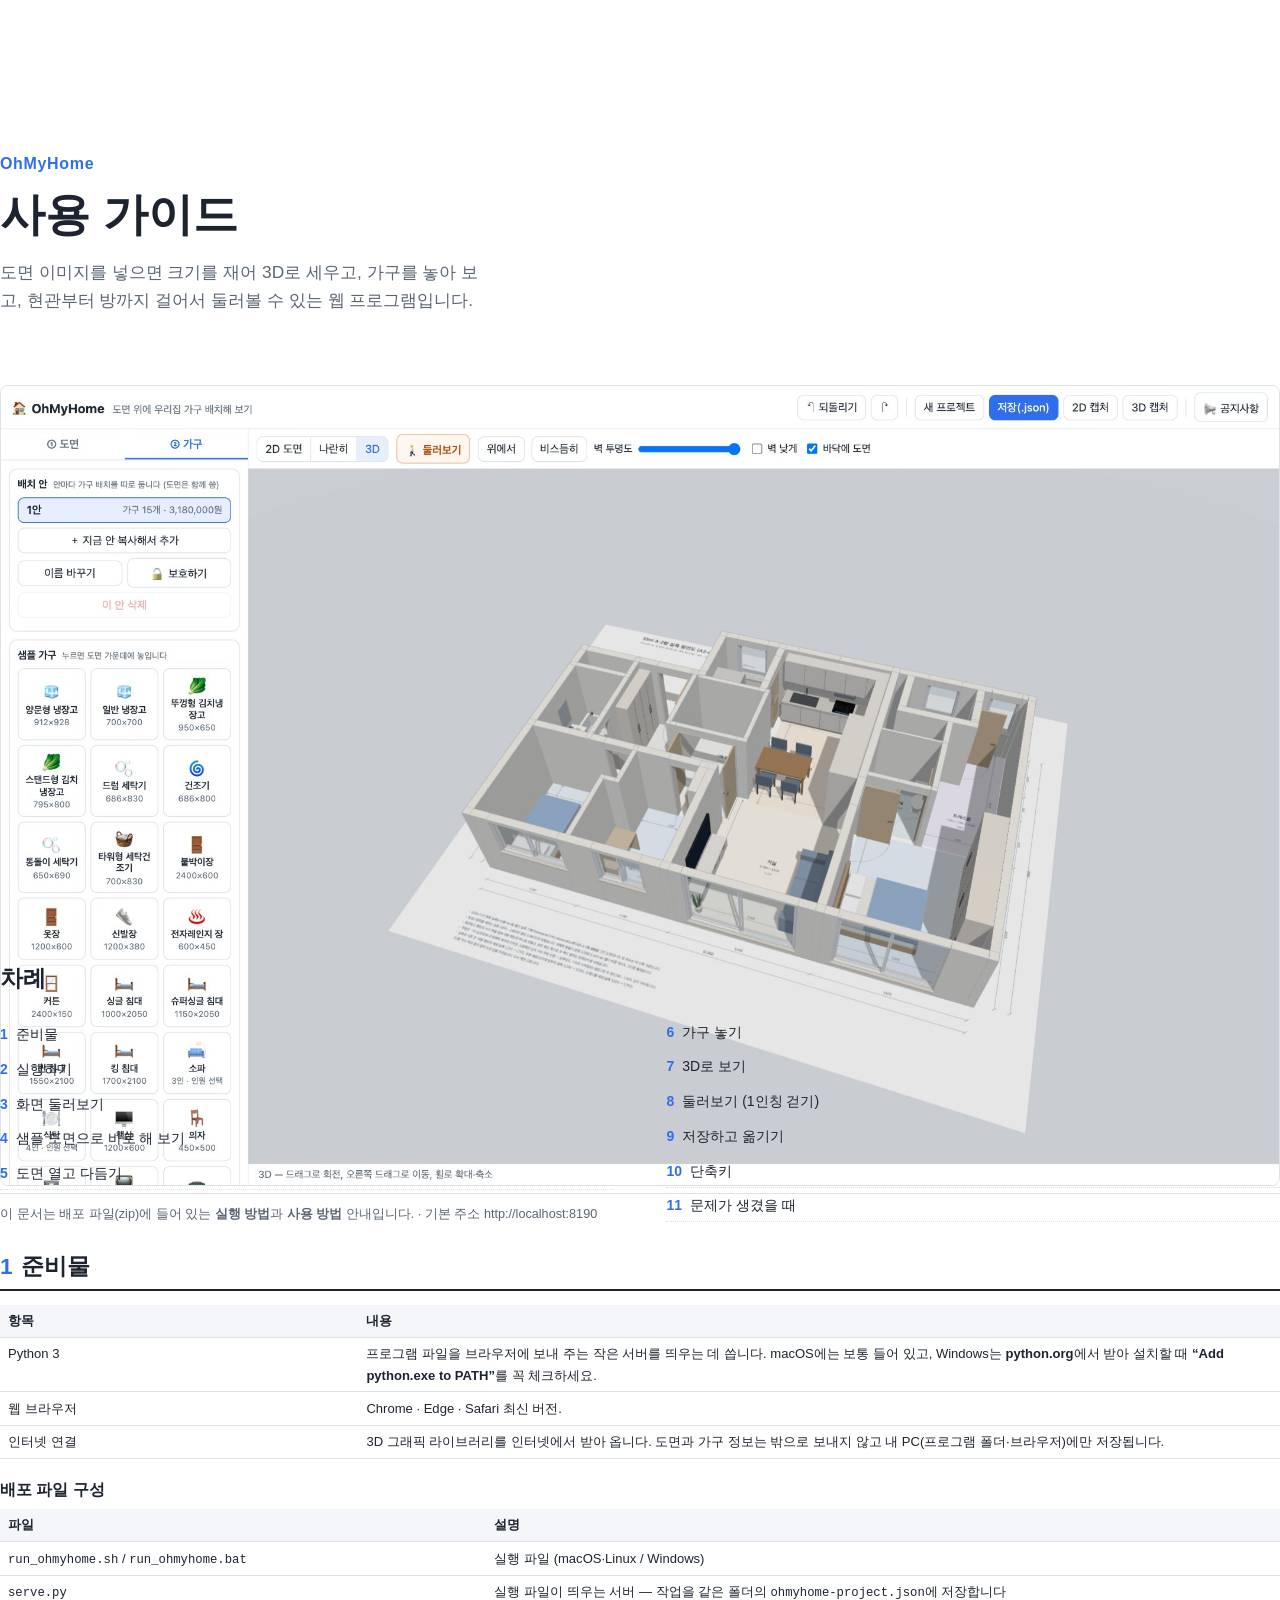
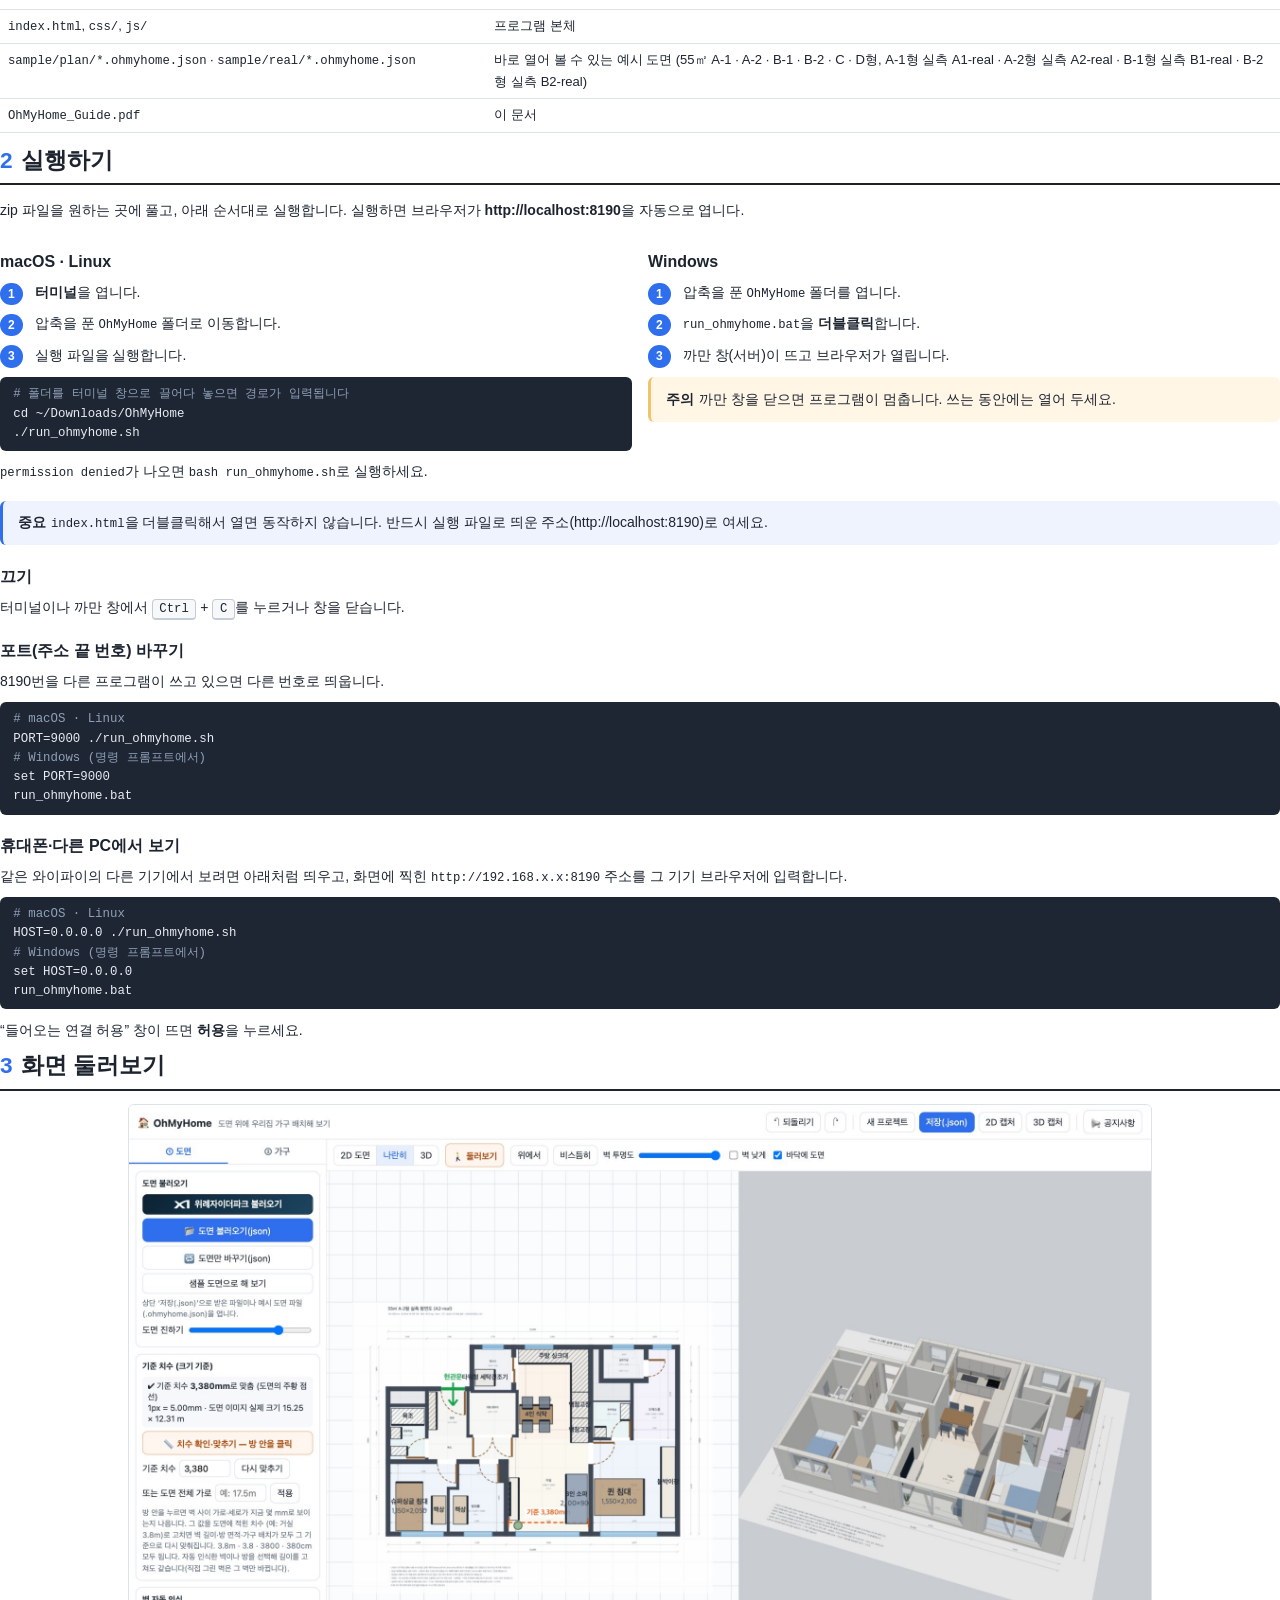
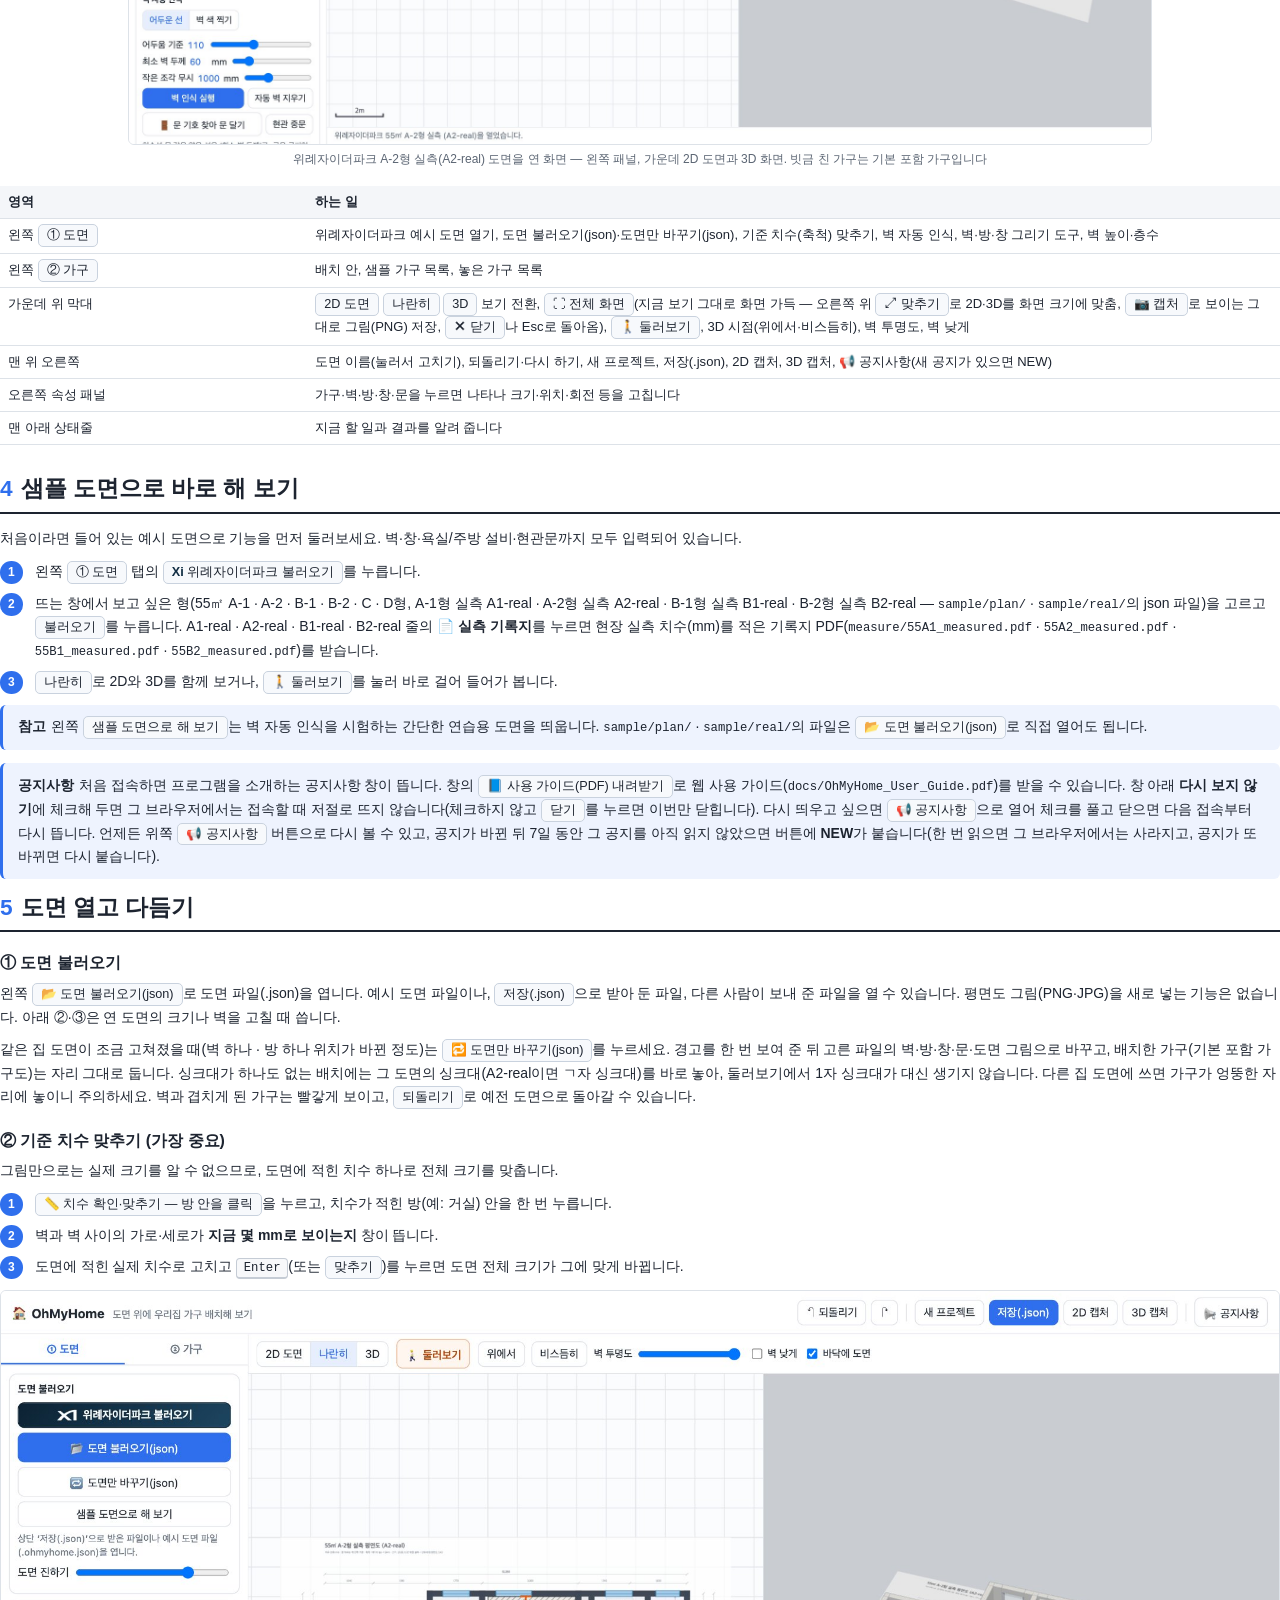
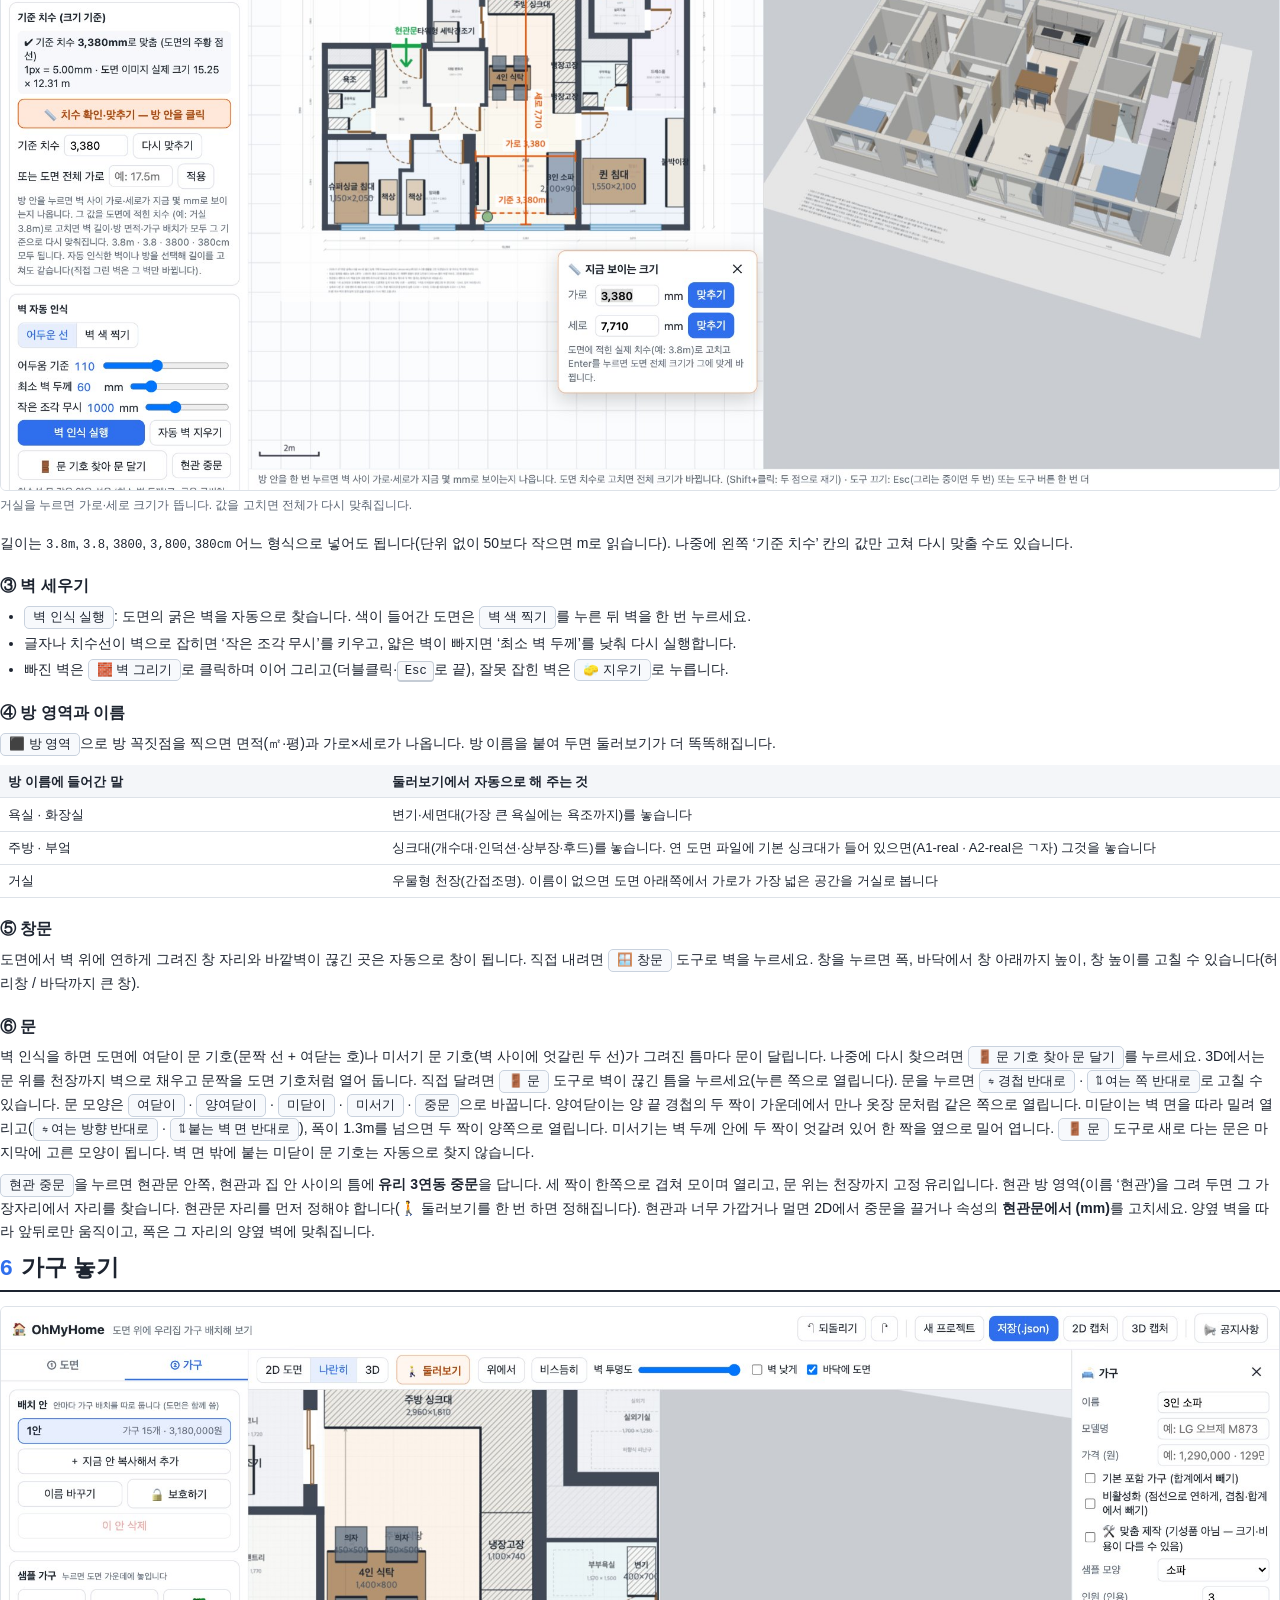
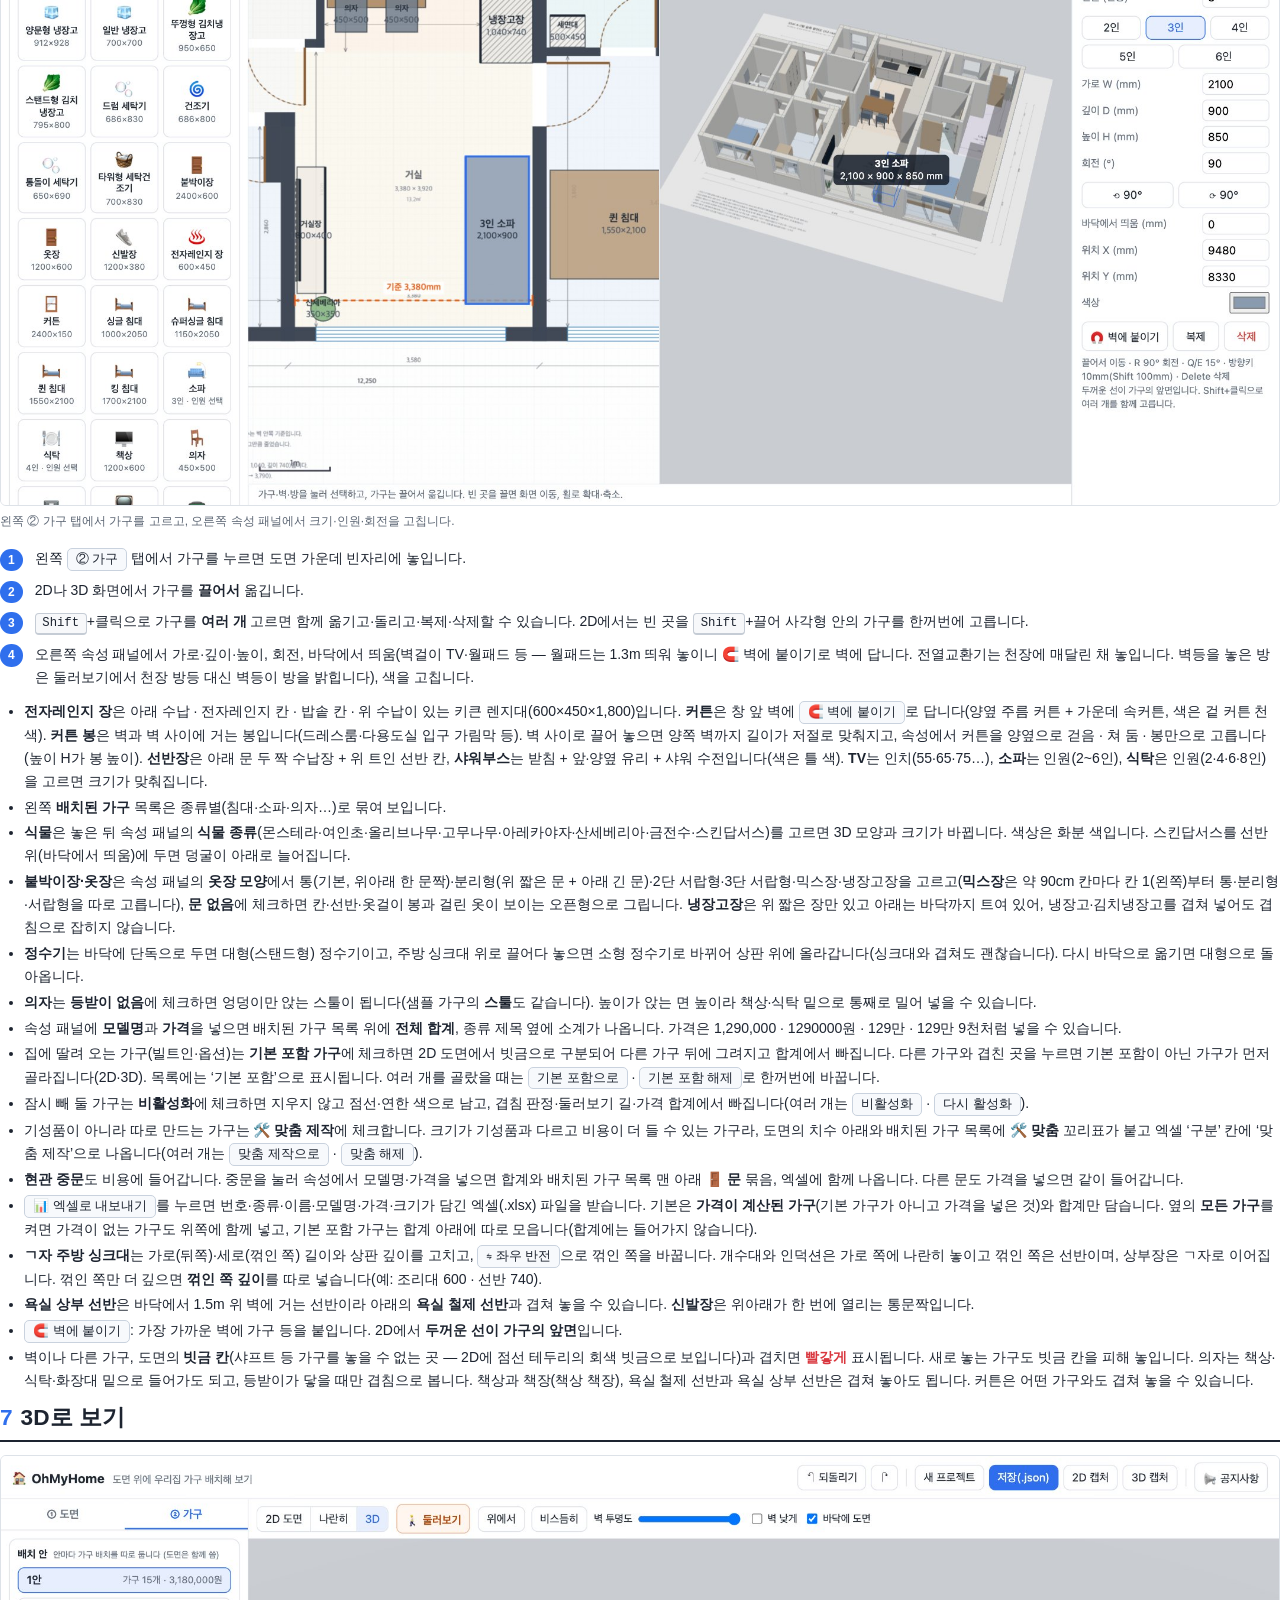
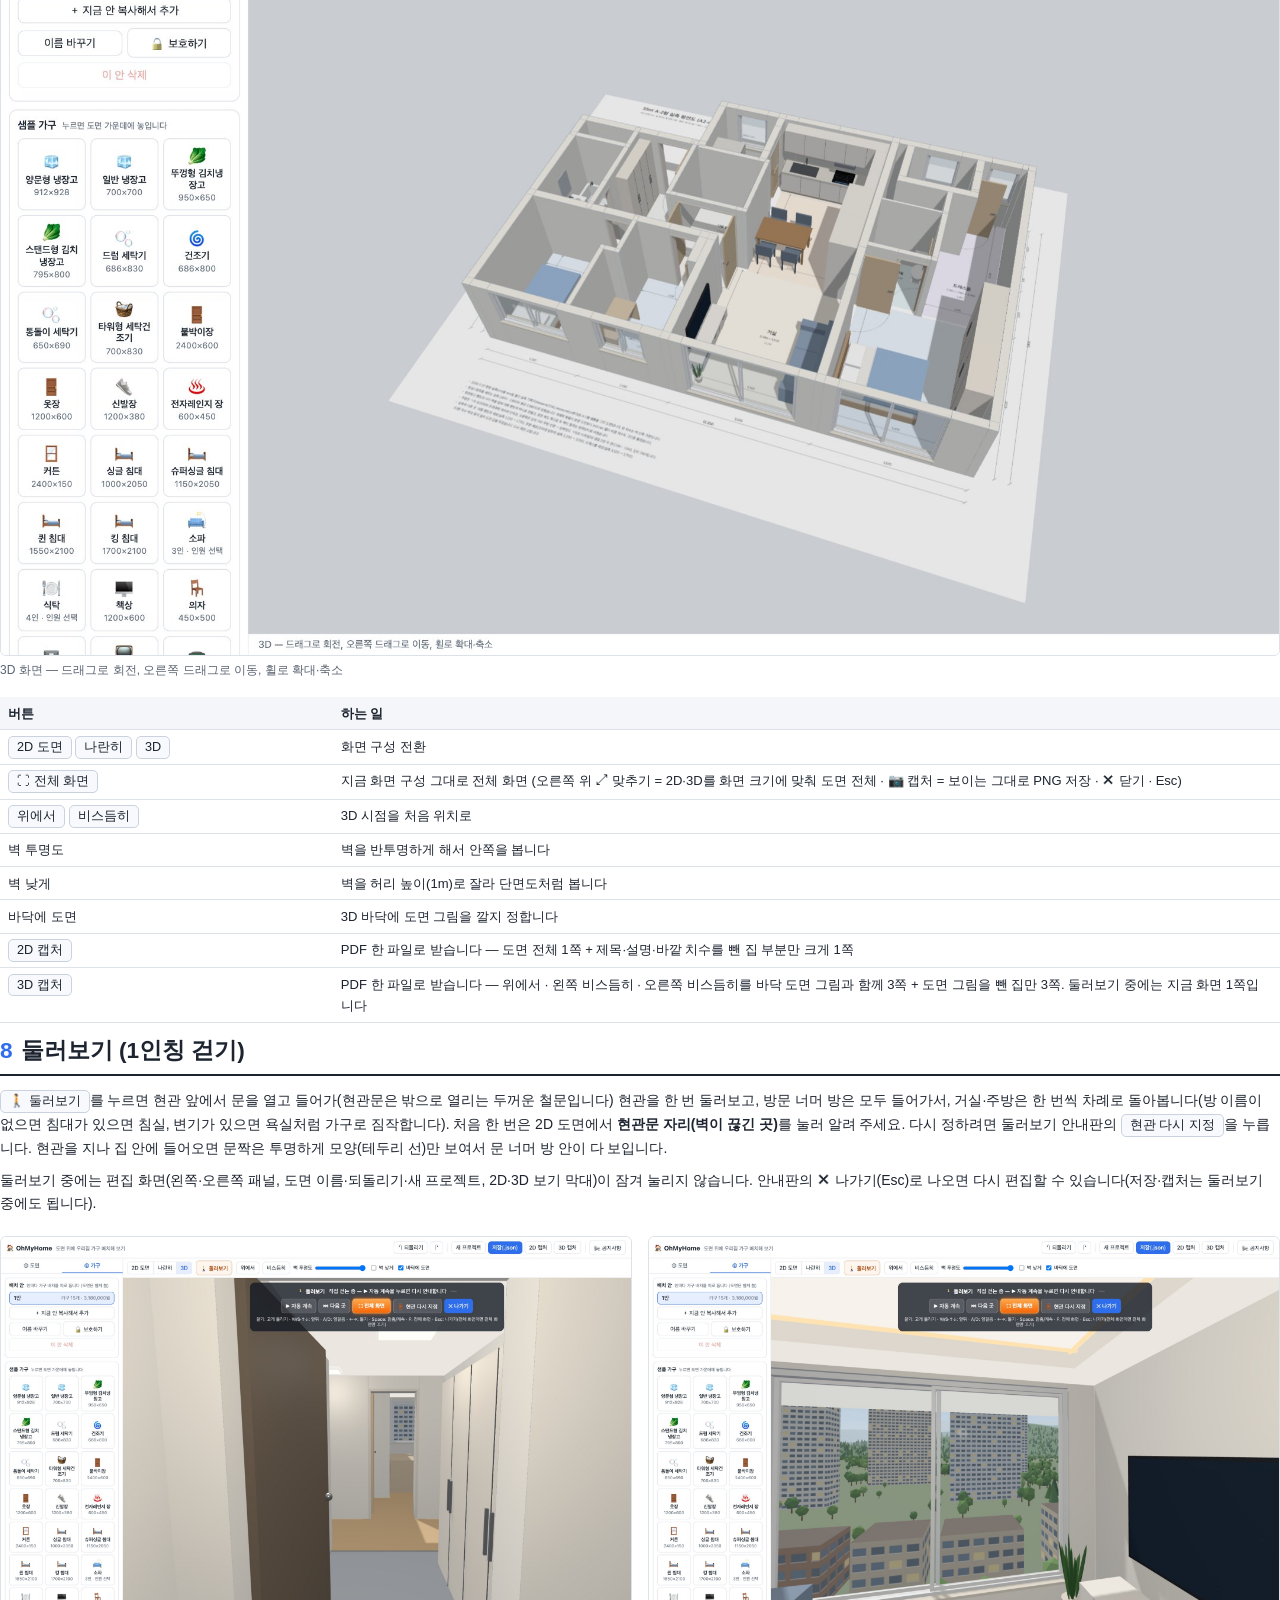
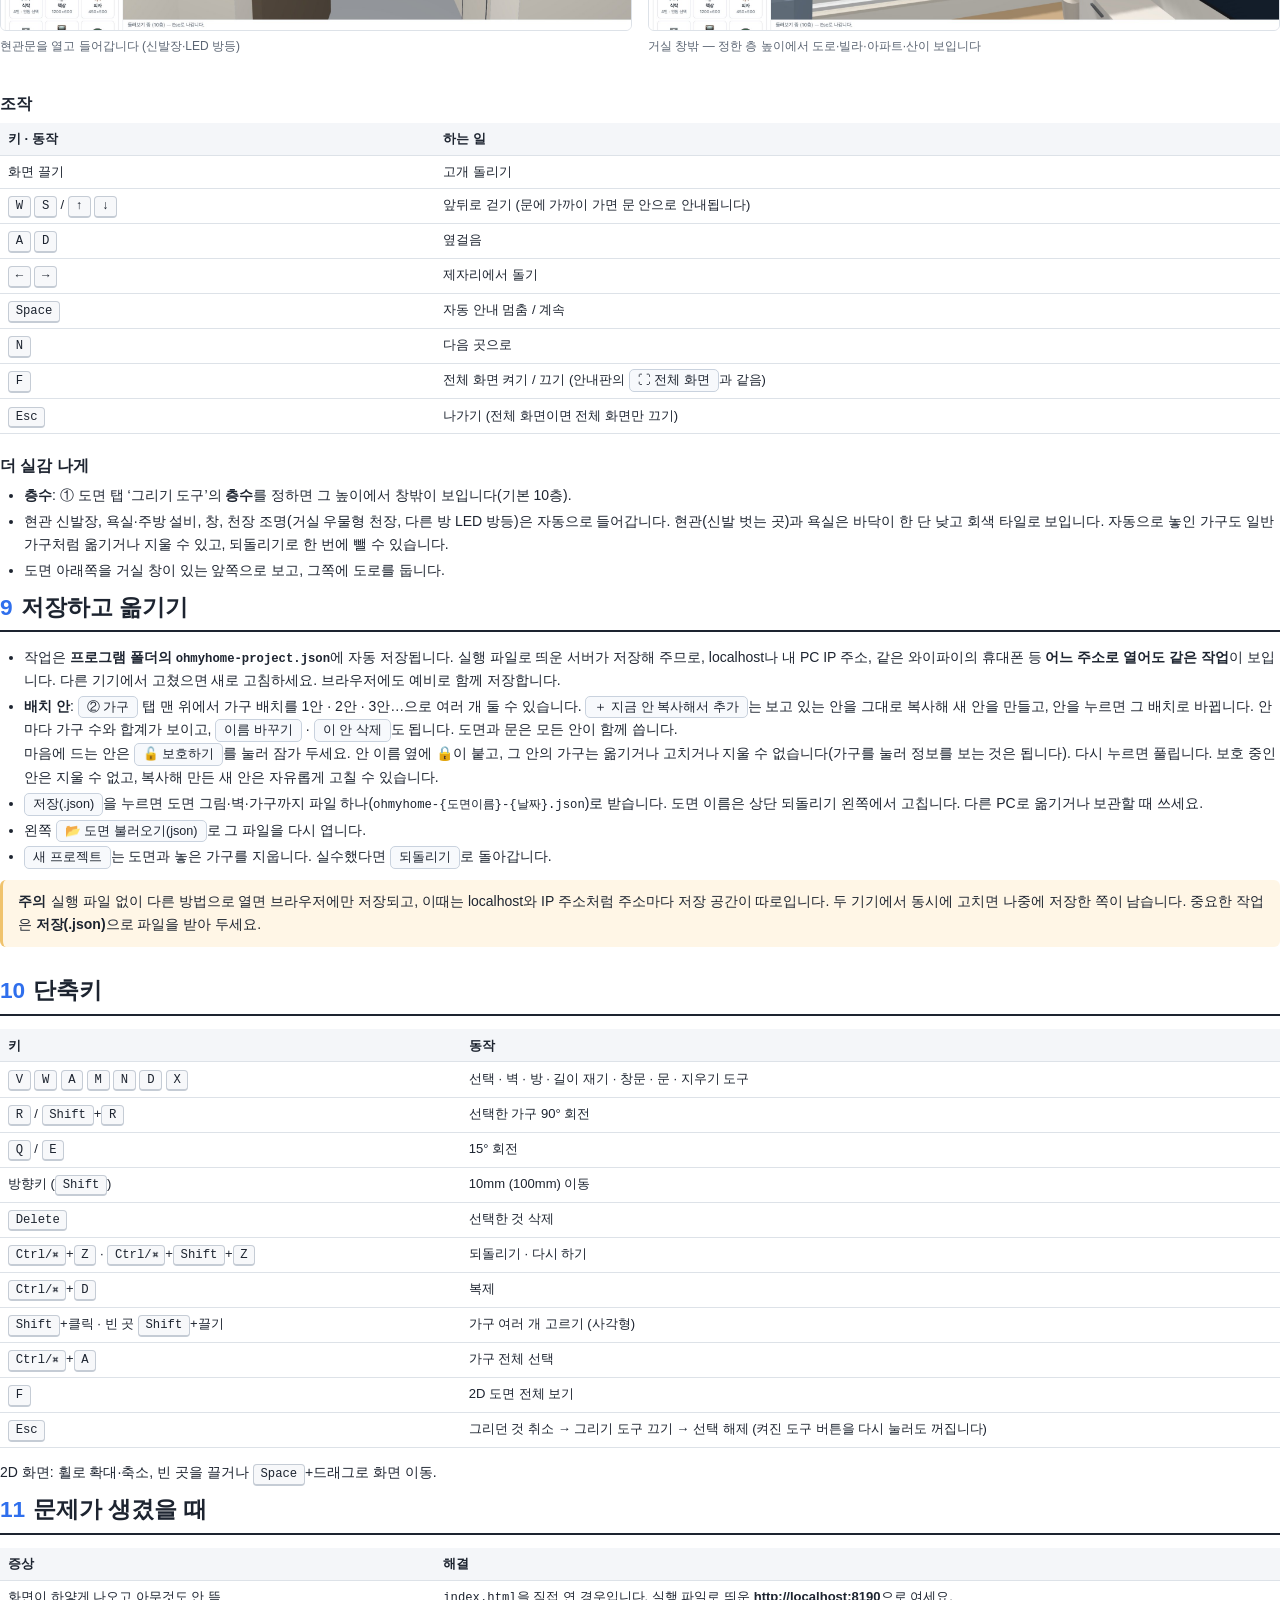
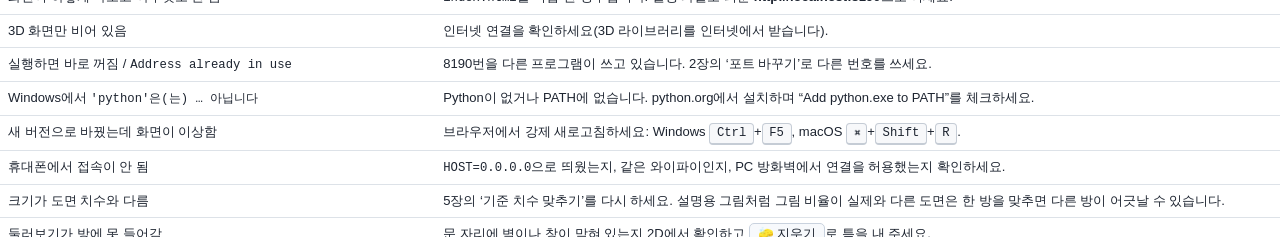
<file: docs/guide/guide.html>
<!doctype html>
<html lang="ko">
<head>
<meta charset="utf-8">
<title>OhMyHome 사용 가이드</title>
<style>
  @page { size: A4; margin: 16mm 16mm 18mm; @bottom-center { content: counter(page); font: 9pt sans-serif; color: #8a93a0; } }
  @page :first { @bottom-center { content: none; } }
  :root { --ink: #1d2430; --sub: #5b6573; --line: #dde2e8; --accent: #2f6fed; --soft: #eef3fe; --warn: #fff6e6; --warn-line: #f0c36d; }
  * { box-sizing: border-box; }
  body { margin: 0; color: var(--ink); font: 10.5pt/1.65 'Apple SD Gothic Neo', 'Malgun Gothic', 'Noto Sans KR', sans-serif; background: #fff; }
  h1, h2, h3 { line-height: 1.3; margin: 0; }
  h2 { font-size: 17pt; margin: 0 0 10pt; padding-bottom: 6pt; border-bottom: 2px solid var(--ink); break-after: avoid; }
  h2 .no { color: var(--accent); margin-right: 6pt; }
  h3 { font-size: 12pt; margin: 16pt 0 6pt; break-after: avoid; }
  p { margin: 0 0 7pt; }
  ul, ol { margin: 0 0 8pt; padding-left: 18pt; }
  li { margin: 2pt 0; }
  section { break-before: page; }
  section.flow { break-before: auto; margin-top: 22pt; }
  code, kbd { font-family: 'SF Mono', Menlo, Consolas, monospace; font-size: 9.2pt; }
  kbd { display: inline-block; padding: 0 5pt; border: 1px solid #c5ccd5; border-bottom-width: 2px; border-radius: 4px; background: #f7f8fa; line-height: 1.5; }
  .btn { display: inline-block; padding: 0 6pt; border: 1px solid #c9d2de; border-radius: 5px; background: #f7f9fc; font-size: 9.5pt; white-space: nowrap; }
  pre { margin: 3pt 0 7pt; padding: 6pt 10pt; background: #1f2633; color: #e8edf3; border-radius: 6px; font: 9.3pt/1.55 'SF Mono', Menlo, Consolas, monospace; white-space: pre-wrap; break-inside: avoid; }
  pre .c { color: #8fa1b8; }
  figure { margin: 8pt 0 12pt; break-inside: avoid; }
  figure img { width: 100%; border: 1px solid var(--line); border-radius: 6px; display: block; }
  figure.small img { width: 80%; margin: 0 auto; }
  figure.small figcaption { text-align: center; }
  figcaption { font-size: 9pt; color: var(--sub); margin-top: 4pt; }
  table { width: 100%; border-collapse: collapse; margin: 4pt 0 10pt; font-size: 9.8pt; break-inside: avoid; }
  th, td { border-bottom: 1px solid var(--line); padding: 4pt 6pt; text-align: left; vertical-align: top; }
  th { background: #f4f6f9; font-weight: 600; }
  .note, .warn { padding: 8pt 11pt; border-radius: 6px; margin: 6pt 0 10pt; break-inside: avoid; }
  .note { background: var(--soft); border-left: 3px solid var(--accent); }
  .warn { background: var(--warn); border-left: 3px solid var(--warn-line); }
  .note b:first-child, .warn b:first-child { margin-right: 4pt; }
  .steps { counter-reset: s; list-style: none; padding: 0; }
  .steps > li { counter-increment: s; position: relative; padding-left: 26pt; margin: 6pt 0; }
  .steps > li::before { content: counter(s); position: absolute; left: 0; top: 1pt; width: 17pt; height: 17pt; border-radius: 50%; background: var(--accent); color: #fff; font-size: 9pt; font-weight: 700; text-align: center; line-height: 17pt; }
  .two { display: grid; grid-template-columns: 1fr 1fr; gap: 12pt; }
  .two > div { break-inside: avoid; }

  /* 표지 */
  .cover { height: 255mm; display: flex; flex-direction: column; justify-content: space-between; }
  .cover .top { padding-top: 40mm; }
  .cover .brand { font-size: 12pt; color: var(--accent); font-weight: 700; letter-spacing: .5pt; }
  .cover h1 { font-size: 34pt; margin: 6pt 0 10pt; }
  .cover .lead { font-size: 13pt; color: var(--sub); max-width: 130mm; }
  .cover img { width: 100%; border-radius: 8px; border: 1px solid var(--line); margin-top: 16mm; }
  .cover .meta { font-size: 9.5pt; color: var(--sub); border-top: 1px solid var(--line); padding-top: 8pt; }
  .toc { margin-top: 0; }
  .toc ol { list-style: none; padding: 0; columns: 2; column-gap: 14mm; }
  .toc li { padding: 3pt 0; border-bottom: 1px dotted var(--line); break-inside: avoid; }
  .toc .no { color: var(--accent); font-weight: 700; margin-right: 6pt; }
</style>
</head>
<body>

<div class="cover">
  <div class="top">
    <div class="brand">OhMyHome</div>
    <h1>사용 가이드</h1>
    <p class="lead">도면 이미지를 넣으면 크기를 재어 3D로 세우고, 가구를 놓아 보고, 현관부터 방까지 걸어서 둘러볼 수 있는 웹 프로그램입니다.</p>
    <img src="img/04-3d.jpg" alt="3D로 세운 55㎡ 샘플 도면">
  </div>
  <div class="meta">이 문서는 배포 파일(zip)에 들어 있는 <b>실행 방법</b>과 <b>사용 방법</b> 안내입니다. · 기본 주소 http://localhost:8190</div>
</div>

<section>
  <h2>차례</h2>
  <div class="toc">
    <ol>
      <li><span class="no">1</span>준비물</li>
      <li><span class="no">2</span>실행하기</li>
      <li><span class="no">3</span>화면 둘러보기</li>
      <li><span class="no">4</span>샘플 도면으로 바로 해 보기</li>
      <li><span class="no">5</span>도면 열고 다듬기</li>
      <li><span class="no">6</span>가구 놓기</li>
      <li><span class="no">7</span>3D로 보기</li>
      <li><span class="no">8</span>둘러보기 (1인칭 걷기)</li>
      <li><span class="no">9</span>저장하고 옮기기</li>
      <li><span class="no">10</span>단축키</li>
      <li><span class="no">11</span>문제가 생겼을 때</li>
    </ol>
  </div>

  <h2 style="margin-top:22pt"><span class="no">1</span>준비물</h2>
  <table>
    <tr><th style="width:28%">항목</th><th>내용</th></tr>
    <tr><td>Python 3</td><td>프로그램 파일을 브라우저에 보내 주는 작은 서버를 띄우는 데 씁니다. macOS에는 보통 들어 있고, Windows는 <b>python.org</b>에서 받아 설치할 때 <b>“Add python.exe to PATH”</b>를 꼭 체크하세요.</td></tr>
    <tr><td>웹 브라우저</td><td>Chrome · Edge · Safari 최신 버전.</td></tr>
    <tr><td>인터넷 연결</td><td>3D 그래픽 라이브러리를 인터넷에서 받아 옵니다. 도면과 가구 정보는 밖으로 보내지 않고 내 PC(프로그램 폴더·브라우저)에만 저장됩니다.</td></tr>
  </table>

  <h3>배포 파일 구성</h3>
  <table>
    <tr><th style="width:38%">파일</th><th>설명</th></tr>
    <tr><td><code>run_ohmyhome.sh</code> / <code>run_ohmyhome.bat</code></td><td>실행 파일 (macOS·Linux / Windows)</td></tr>
    <tr><td><code>serve.py</code></td><td>실행 파일이 띄우는 서버 — 작업을 같은 폴더의 <code>ohmyhome-project.json</code>에 저장합니다</td></tr>
    <tr><td><code>index.html</code>, <code>css/</code>, <code>js/</code></td><td>프로그램 본체</td></tr>
    <tr><td><code>sample/plan/*.ohmyhome.json</code> · <code>sample/real/*.ohmyhome.json</code></td><td>바로 열어 볼 수 있는 예시 도면 (55㎡ A-1 · A-2 · B-1 · B-2 · C · D형, A-1형 실측 A1-real · A-2형 실측 A2-real · B-1형 실측 B1-real · B-2형 실측 B2-real)</td></tr>
    <tr><td><code>OhMyHome_Guide.pdf</code></td><td>이 문서</td></tr>
  </table>
</section>

<section>
  <h2><span class="no">2</span>실행하기</h2>
  <p>zip 파일을 원하는 곳에 풀고, 아래 순서대로 실행합니다. 실행하면 브라우저가 <b>http://localhost:8190</b>을 자동으로 엽니다.</p>

  <div class="two">
    <div>
      <h3>macOS · Linux</h3>
      <ol class="steps">
        <li><b>터미널</b>을 엽니다.</li>
        <li>압축을 푼 <code>OhMyHome</code> 폴더로 이동합니다.</li>
        <li>실행 파일을 실행합니다.</li>
      </ol>
<pre><span class="c"># 폴더를 터미널 창으로 끌어다 놓으면 경로가 입력됩니다</span>
cd ~/Downloads/OhMyHome
./run_ohmyhome.sh</pre>
      <p><code>permission denied</code>가 나오면 <code>bash run_ohmyhome.sh</code>로 실행하세요.</p>
    </div>
    <div>
      <h3>Windows</h3>
      <ol class="steps">
        <li>압축을 푼 <code>OhMyHome</code> 폴더를 엽니다.</li>
        <li><code>run_ohmyhome.bat</code>을 <b>더블클릭</b>합니다.</li>
        <li>까만 창(서버)이 뜨고 브라우저가 열립니다.</li>
      </ol>
      <div class="warn"><b>주의</b>까만 창을 닫으면 프로그램이 멈춥니다. 쓰는 동안에는 열어 두세요.</div>
    </div>
  </div>

  <div class="note"><b>중요</b><code>index.html</code>을 더블클릭해서 열면 동작하지 않습니다. 반드시 실행 파일로 띄운 주소(http://localhost:8190)로 여세요.</div>

  <h3>끄기</h3>
  <p>터미널이나 까만 창에서 <kbd>Ctrl</kbd> + <kbd>C</kbd>를 누르거나 창을 닫습니다.</p>

  <h3>포트(주소 끝 번호) 바꾸기</h3>
  <p>8190번을 다른 프로그램이 쓰고 있으면 다른 번호로 띄웁니다.</p>
<pre><span class="c"># macOS · Linux</span>
PORT=9000 ./run_ohmyhome.sh
<span class="c"># Windows (명령 프롬프트에서)</span>
set PORT=9000
run_ohmyhome.bat</pre>

  <h3>휴대폰·다른 PC에서 보기</h3>
  <p>같은 와이파이의 다른 기기에서 보려면 아래처럼 띄우고, 화면에 찍힌 <code>http://192.168.x.x:8190</code> 주소를 그 기기 브라우저에 입력합니다.</p>
<pre><span class="c"># macOS · Linux</span>
HOST=0.0.0.0 ./run_ohmyhome.sh
<span class="c"># Windows (명령 프롬프트에서)</span>
set HOST=0.0.0.0
run_ohmyhome.bat</pre>
  <p>“들어오는 연결 허용” 창이 뜨면 <b>허용</b>을 누르세요.</p>
</section>

<section>
  <h2><span class="no">3</span>화면 둘러보기</h2>
  <figure class="small">
    <img src="img/01-main.jpg" alt="OhMyHome 첫 화면">
    <figcaption>위례자이더파크 A-2형 실측(A2-real) 도면을 연 화면 — 왼쪽 패널, 가운데 2D 도면과 3D 화면. 빗금 친 가구는 기본 포함 가구입니다</figcaption>
  </figure>
  <table>
    <tr><th style="width:24%">영역</th><th>하는 일</th></tr>
    <tr><td>왼쪽 <span class="btn">① 도면</span></td><td>위례자이더파크 예시 도면 열기, 도면 불러오기(json)·도면만 바꾸기(json), 기준 치수(축척) 맞추기, 벽 자동 인식, 벽·방·창 그리기 도구, 벽 높이·층수</td></tr>
    <tr><td>왼쪽 <span class="btn">② 가구</span></td><td>배치 안, 샘플 가구 목록, 놓은 가구 목록</td></tr>
    <tr><td>가운데 위 막대</td><td><span class="btn">2D 도면</span> <span class="btn">나란히</span> <span class="btn">3D</span> 보기 전환, <span class="btn">⛶ 전체 화면</span>(지금 보기 그대로 화면 가득 — 오른쪽 위 <span class="btn">⤢ 맞추기</span>로 2D·3D를 화면 크기에 맞춤, <span class="btn">📷 캡처</span>로 보이는 그대로 그림(PNG) 저장, <span class="btn">✕ 닫기</span>나 Esc로 돌아옴), <span class="btn">🚶 둘러보기</span>, 3D 시점(위에서·비스듬히), 벽 투명도, 벽 낮게</td></tr>
    <tr><td>맨 위 오른쪽</td><td>도면 이름(눌러서 고치기), 되돌리기·다시 하기, 새 프로젝트, 저장(.json), 2D 캡처, 3D 캡처, 📢 공지사항(새 공지가 있으면 NEW)</td></tr>
    <tr><td>오른쪽 속성 패널</td><td>가구·벽·방·창·문을 누르면 나타나 크기·위치·회전 등을 고칩니다</td></tr>
    <tr><td>맨 아래 상태줄</td><td>지금 할 일과 결과를 알려 줍니다</td></tr>
  </table>
</section>

<section class="flow">
  <h2><span class="no">4</span>샘플 도면으로 바로 해 보기</h2>
  <p>처음이라면 들어 있는 예시 도면으로 기능을 먼저 둘러보세요. 벽·창·욕실/주방 설비·현관문까지 모두 입력되어 있습니다.</p>
  <ol class="steps">
    <li>왼쪽 <span class="btn">① 도면</span> 탭의 <span class="btn"><b style="color:#112d43">Xi</b> 위례자이더파크 불러오기</span>를 누릅니다.</li>
    <li>뜨는 창에서 보고 싶은 형(55㎡ A-1 · A-2 · B-1 · B-2 · C · D형, A-1형 실측 A1-real · A-2형 실측 A2-real · B-1형 실측 B1-real · B-2형 실측 B2-real — <code>sample/plan/</code> · <code>sample/real/</code>의 json 파일)을 고르고 <span class="btn">불러오기</span>를 누릅니다. A1-real · A2-real · B1-real · B2-real 줄의 <b>📄 실측 기록지</b>를 누르면 현장 실측 치수(mm)를 적은 기록지 PDF(<code>measure/55A1_measured.pdf</code> · <code>55A2_measured.pdf</code> · <code>55B1_measured.pdf</code> · <code>55B2_measured.pdf</code>)를 받습니다.</li>
    <li><span class="btn">나란히</span>로 2D와 3D를 함께 보거나, <span class="btn">🚶 둘러보기</span>를 눌러 바로 걸어 들어가 봅니다.</li>
  </ol>
  <div class="note"><b>참고</b>왼쪽 <span class="btn">샘플 도면으로 해 보기</span>는 벽 자동 인식을 시험하는 간단한 연습용 도면을 띄웁니다. <code>sample/plan/</code> · <code>sample/real/</code>의 파일은 <span class="btn">📂 도면 불러오기(json)</span>로 직접 열어도 됩니다.</div>
  <div class="note"><b>공지사항</b>처음 접속하면 프로그램을 소개하는 공지사항 창이 뜹니다. 창의 <span class="btn">📘 사용 가이드(PDF) 내려받기</span>로 웹 사용 가이드(<code>docs/OhMyHome_User_Guide.pdf</code>)를 받을 수 있습니다. 창 아래 <b>다시 보지 않기</b>에 체크해 두면 그 브라우저에서는 접속할 때 저절로 뜨지 않습니다(체크하지 않고 <span class="btn">닫기</span>를 누르면 이번만 닫힙니다). 다시 띄우고 싶으면 <span class="btn">📢 공지사항</span>으로 열어 체크를 풀고 닫으면 다음 접속부터 다시 뜹니다. 언제든 위쪽 <span class="btn">📢 공지사항</span> 버튼으로 다시 볼 수 있고, 공지가 바뀐 뒤 7일 동안 그 공지를 아직 읽지 않았으면 버튼에 <b>NEW</b>가 붙습니다(한 번 읽으면 그 브라우저에서는 사라지고, 공지가 또 바뀌면 다시 붙습니다).</div>
</section>

<section>
  <h2><span class="no">5</span>도면 열고 다듬기</h2>
  <h3>① 도면 불러오기</h3>
  <p>왼쪽 <span class="btn">📂 도면 불러오기(json)</span>로 도면 파일(.json)을 엽니다. 예시 도면 파일이나, <span class="btn">저장(.json)</span>으로 받아 둔 파일, 다른 사람이 보내 준 파일을 열 수 있습니다. 평면도 그림(PNG·JPG)을 새로 넣는 기능은 없습니다. 아래 ②·③은 연 도면의 크기나 벽을 고칠 때 씁니다.</p>
  <p>같은 집 도면이 조금 고쳐졌을 때(벽 하나 · 방 하나 위치가 바뀐 정도)는 <span class="btn">🔁 도면만 바꾸기(json)</span>를 누르세요. 경고를 한 번 보여 준 뒤 고른 파일의 벽·방·창·문·도면 그림으로 바꾸고, 배치한 가구(기본 포함 가구도)는 자리 그대로 둡니다. 싱크대가 하나도 없는 배치에는 그 도면의 싱크대(A2-real이면 ㄱ자 싱크대)를 바로 놓아, 둘러보기에서 1자 싱크대가 대신 생기지 않습니다. 다른 집 도면에 쓰면 가구가 엉뚱한 자리에 놓이니 주의하세요. 벽과 겹치게 된 가구는 빨갛게 보이고, <span class="btn">되돌리기</span>로 예전 도면으로 돌아갈 수 있습니다.</p>

  <h3>② 기준 치수 맞추기 (가장 중요)</h3>
  <p>그림만으로는 실제 크기를 알 수 없으므로, 도면에 적힌 치수 하나로 전체 크기를 맞춥니다.</p>
  <ol class="steps">
    <li><span class="btn">📏 치수 확인·맞추기 — 방 안을 클릭</span>을 누르고, 치수가 적힌 방(예: 거실) 안을 한 번 누릅니다.</li>
    <li>벽과 벽 사이의 가로·세로가 <b>지금 몇 mm로 보이는지</b> 창이 뜹니다.</li>
    <li>도면에 적힌 실제 치수로 고치고 <kbd>Enter</kbd>(또는 <span class="btn">맞추기</span>)를 누르면 도면 전체 크기가 그에 맞게 바뀝니다.</li>
  </ol>
  <figure>
    <img src="img/02-measure.jpg" alt="치수 확인 창">
    <figcaption>거실을 누르면 가로·세로 크기가 뜹니다. 값을 고치면 전체가 다시 맞춰집니다.</figcaption>
  </figure>
  <p>길이는 <code>3.8m</code>, <code>3.8</code>, <code>3800</code>, <code>3,800</code>, <code>380cm</code> 어느 형식으로 넣어도 됩니다(단위 없이 50보다 작으면 m로 읽습니다). 나중에 왼쪽 ‘기준 치수’ 칸의 값만 고쳐 다시 맞출 수도 있습니다.</p>

  <h3>③ 벽 세우기</h3>
  <ul>
    <li><span class="btn">벽 인식 실행</span>: 도면의 굵은 벽을 자동으로 찾습니다. 색이 들어간 도면은 <span class="btn">벽 색 찍기</span>를 누른 뒤 벽을 한 번 누르세요.</li>
    <li>글자나 치수선이 벽으로 잡히면 ‘작은 조각 무시’를 키우고, 얇은 벽이 빠지면 ‘최소 벽 두께’를 낮춰 다시 실행합니다.</li>
    <li>빠진 벽은 <span class="btn">🧱 벽 그리기</span>로 클릭하며 이어 그리고(더블클릭·<kbd>Esc</kbd>로 끝), 잘못 잡힌 벽은 <span class="btn">🧽 지우기</span>로 누릅니다.</li>
  </ul>

  <h3>④ 방 영역과 이름</h3>
  <p><span class="btn">⬛ 방 영역</span>으로 방 꼭짓점을 찍으면 면적(㎡·평)과 가로×세로가 나옵니다. 방 이름을 붙여 두면 둘러보기가 더 똑똑해집니다.</p>
  <table>
    <tr><th style="width:30%">방 이름에 들어간 말</th><th>둘러보기에서 자동으로 해 주는 것</th></tr>
    <tr><td>욕실 · 화장실</td><td>변기·세면대(가장 큰 욕실에는 욕조까지)를 놓습니다</td></tr>
    <tr><td>주방 · 부엌</td><td>싱크대(개수대·인덕션·상부장·후드)를 놓습니다. 연 도면 파일에 기본 싱크대가 들어 있으면(A1-real · A2-real은 ㄱ자) 그것을 놓습니다</td></tr>
    <tr><td>거실</td><td>우물형 천장(간접조명). 이름이 없으면 도면 아래쪽에서 가로가 가장 넓은 공간을 거실로 봅니다</td></tr>
  </table>

  <h3>⑤ 창문</h3>
  <p>도면에서 벽 위에 연하게 그려진 창 자리와 바깥벽이 끊긴 곳은 자동으로 창이 됩니다. 직접 내려면 <span class="btn">🪟 창문</span> 도구로 벽을 누르세요. 창을 누르면 폭, 바닥에서 창 아래까지 높이, 창 높이를 고칠 수 있습니다(허리창 / 바닥까지 큰 창).</p>

  <h3>⑥ 문</h3>
  <p>벽 인식을 하면 도면에 여닫이 문 기호(문짝 선 + 여닫는 호)나 미서기 문 기호(벽 사이에 엇갈린 두 선)가 그려진 틈마다 문이 달립니다. 나중에 다시 찾으려면 <span class="btn">🚪 문 기호 찾아 문 달기</span>를 누르세요. 3D에서는 문 위를 천장까지 벽으로 채우고 문짝을 도면 기호처럼 열어 둡니다. 직접 달려면 <span class="btn">🚪 문</span> 도구로 벽이 끊긴 틈을 누르세요(누른 쪽으로 열립니다). 문을 누르면 <span class="btn">⇋ 경첩 반대로</span> · <span class="btn">⇅ 여는 쪽 반대로</span>로 고칠 수 있습니다. 문 모양은 <span class="btn">여닫이</span> · <span class="btn">양여닫이</span> · <span class="btn">미닫이</span> · <span class="btn">미서기</span> · <span class="btn">중문</span>으로 바꿉니다. 양여닫이는 양 끝 경첩의 두 짝이 가운데에서 만나 옷장 문처럼 같은 쪽으로 열립니다. 미닫이는 벽 면을 따라 밀려 열리고(<span class="btn">⇋ 여는 방향 반대로</span> · <span class="btn">⇅ 붙는 벽 면 반대로</span>), 폭이 1.3m를 넘으면 두 짝이 양쪽으로 열립니다. 미서기는 벽 두께 안에 두 짝이 엇갈려 있어 한 짝을 옆으로 밀어 엽니다. <span class="btn">🚪 문</span> 도구로 새로 다는 문은 마지막에 고른 모양이 됩니다. 벽 면 밖에 붙는 미닫이 문 기호는 자동으로 찾지 않습니다.</p>
  <p><span class="btn">현관 중문</span>을 누르면 현관문 안쪽, 현관과 집 안 사이의 틈에 <b>유리 3연동 중문</b>을 답니다. 세 짝이 한쪽으로 겹쳐 모이며 열리고, 문 위는 천장까지 고정 유리입니다. 현관 방 영역(이름 ‘현관’)을 그려 두면 그 가장자리에서 자리를 찾습니다. 현관문 자리를 먼저 정해야 합니다(🚶 둘러보기를 한 번 하면 정해집니다). 현관과 너무 가깝거나 멀면 2D에서 중문을 끌거나 속성의 <b>현관문에서 (mm)</b>를 고치세요. 양옆 벽을 따라 앞뒤로만 움직이고, 폭은 그 자리의 양옆 벽에 맞춰집니다.</p>
</section>

<section>
  <h2><span class="no">6</span>가구 놓기</h2>
  <figure>
    <img src="img/03-furniture.jpg" alt="가구 탭과 속성 패널">
    <figcaption>왼쪽 ② 가구 탭에서 가구를 고르고, 오른쪽 속성 패널에서 크기·인원·회전을 고칩니다.</figcaption>
  </figure>
  <ol class="steps">
    <li>왼쪽 <span class="btn">② 가구</span> 탭에서 가구를 누르면 도면 가운데 빈자리에 놓입니다.</li>
    <li>2D나 3D 화면에서 가구를 <b>끌어서</b> 옮깁니다.</li>
    <li><kbd>Shift</kbd>+클릭으로 가구를 <b>여러 개</b> 고르면 함께 옮기고·돌리고·복제·삭제할 수 있습니다. 2D에서는 빈 곳을 <kbd>Shift</kbd>+끌어 사각형 안의 가구를 한꺼번에 고릅니다.</li>
    <li>오른쪽 속성 패널에서 가로·깊이·높이, 회전, 바닥에서 띄움(벽걸이 TV·월패드 등 — 월패드는 1.3m 띄워 놓이니 🧲 벽에 붙이기로 벽에 답니다. 전열교환기는 천장에 매달린 채 놓입니다. 벽등을 놓은 방은 둘러보기에서 천장 방등 대신 벽등이 방을 밝힙니다), 색을 고칩니다.</li>
  </ol>
  <ul>
    <li><b>전자레인지 장</b>은 아래 수납 · 전자레인지 칸 · 밥솥 칸 · 위 수납이 있는 키큰 렌지대(600×450×1,800)입니다. <b>커튼</b>은 창 앞 벽에 <span class="btn">🧲 벽에 붙이기</span>로 답니다(양옆 주름 커튼 + 가운데 속커튼, 색은 겉 커튼 천 색). <b>커튼 봉</b>은 벽과 벽 사이에 거는 봉입니다(드레스룸·다용도실 입구 가림막 등). 벽 사이로 끌어 놓으면 양쪽 벽까지 길이가 저절로 맞춰지고, 속성에서 커튼을 양옆으로 걷음 · 쳐 둠 · 봉만으로 고릅니다(높이 H가 봉 높이). <b>선반장</b>은 아래 문 두 짝 수납장 + 위 트인 선반 칸, <b>샤워부스</b>는 받침 + 앞·양옆 유리 + 샤워 수전입니다(색은 틀 색). <b>TV</b>는 인치(55·65·75…), <b>소파</b>는 인원(2~6인), <b>식탁</b>은 인원(2·4·6·8인)을 고르면 크기가 맞춰집니다.</li>
    <li>왼쪽 <b>배치된 가구</b> 목록은 종류별(침대·소파·의자…)로 묶여 보입니다.</li>
    <li><b>식물</b>은 놓은 뒤 속성 패널의 <b>식물 종류</b>(몬스테라·여인초·올리브나무·고무나무·아레카야자·산세베리아·금전수·스킨답서스)를 고르면 3D 모양과 크기가 바뀝니다. 색상은 화분 색입니다. 스킨답서스를 선반 위(바닥에서 띄움)에 두면 덩굴이 아래로 늘어집니다.</li>
    <li><b>붙박이장·옷장</b>은 속성 패널의 <b>옷장 모양</b>에서 통(기본, 위아래 한 문짝)·분리형(위 짧은 문 + 아래 긴 문)·2단 서랍형·3단 서랍형·믹스장·냉장고장을 고르고(<b>믹스장</b>은 약 90cm 칸마다 칸 1(왼쪽)부터 통·분리형·서랍형을 따로 고릅니다), <b>문 없음</b>에 체크하면 칸·선반·옷걸이 봉과 걸린 옷이 보이는 오픈형으로 그립니다. <b>냉장고장</b>은 위 짧은 장만 있고 아래는 바닥까지 트여 있어, 냉장고·김치냉장고를 겹쳐 넣어도 겹침으로 잡히지 않습니다.</li>
    <li><b>정수기</b>는 바닥에 단독으로 두면 대형(스탠드형) 정수기이고, 주방 싱크대 위로 끌어다 놓으면 소형 정수기로 바뀌어 상판 위에 올라갑니다(싱크대와 겹쳐도 괜찮습니다). 다시 바닥으로 옮기면 대형으로 돌아옵니다.</li>
    <li><b>의자</b>는 <b>등받이 없음</b>에 체크하면 엉덩이만 앉는 스툴이 됩니다(샘플 가구의 <b>스툴</b>도 같습니다). 높이가 앉는 면 높이라 책상·식탁 밑으로 통째로 밀어 넣을 수 있습니다.</li>
    <li>속성 패널에 <b>모델명</b>과 <b>가격</b>을 넣으면 배치된 가구 목록 위에 <b>전체 합계</b>, 종류 제목 옆에 소계가 나옵니다. 가격은 1,290,000 · 1290000원 · 129만 · 129만 9천처럼 넣을 수 있습니다.</li>
    <li>집에 딸려 오는 가구(빌트인·옵션)는 <b>기본 포함 가구</b>에 체크하면 2D 도면에서 빗금으로 구분되어 다른 가구 뒤에 그려지고 합계에서 빠집니다. 다른 가구와 겹친 곳을 누르면 기본 포함이 아닌 가구가 먼저 골라집니다(2D·3D). 목록에는 ‘기본 포함’으로 표시됩니다. 여러 개를 골랐을 때는 <span class="btn">기본 포함으로</span> · <span class="btn">기본 포함 해제</span>로 한꺼번에 바꿉니다.</li>
    <li>잠시 빼 둘 가구는 <b>비활성화</b>에 체크하면 지우지 않고 점선·연한 색으로 남고, 겹침 판정·둘러보기 길·가격 합계에서 빠집니다(여러 개는 <span class="btn">비활성화</span> · <span class="btn">다시 활성화</span>).</li>
    <li>기성품이 아니라 따로 만드는 가구는 <b>🛠️ 맞춤 제작</b>에 체크합니다. 크기가 기성품과 다르고 비용이 더 들 수 있는 가구라, 도면의 치수 아래와 배치된 가구 목록에 <b>🛠️ 맞춤</b> 꼬리표가 붙고 엑셀 ‘구분’ 칸에 ‘맞춤 제작’으로 나옵니다(여러 개는 <span class="btn">맞춤 제작으로</span> · <span class="btn">맞춤 해제</span>).</li>
    <li><b>현관 중문</b>도 비용에 들어갑니다. 중문을 눌러 속성에서 모델명·가격을 넣으면 합계와 배치된 가구 목록 맨 아래 <b>🚪 문</b> 묶음, 엑셀에 함께 나옵니다. 다른 문도 가격을 넣으면 같이 들어갑니다.</li>
    <li><span class="btn">📊 엑셀로 내보내기</span>를 누르면 번호·종류·이름·모델명·가격·크기가 담긴 엑셀(.xlsx) 파일을 받습니다. 기본은 <b>가격이 계산된 가구</b>(기본 가구가 아니고 가격을 넣은 것)와 합계만 담습니다. 옆의 <b>모든 가구</b>를 켜면 가격이 없는 가구도 위쪽에 함께 넣고, 기본 포함 가구는 합계 아래에 따로 모읍니다(합계에는 들어가지 않습니다).</li>
    <li><b>ㄱ자 주방 싱크대</b>는 가로(뒤쪽)·세로(꺾인 쪽) 길이와 상판 깊이를 고치고, <span class="btn">⇋ 좌우 반전</span>으로 꺾인 쪽을 바꿉니다. 개수대와 인덕션은 가로 쪽에 나란히 놓이고 꺾인 쪽은 선반이며, 상부장은 ㄱ자로 이어집니다. 꺾인 쪽만 더 깊으면 <b>꺾인 쪽 깊이</b>를 따로 넣습니다(예: 조리대 600 · 선반 740).</li>
    <li><b>욕실 상부 선반</b>은 바닥에서 1.5m 위 벽에 거는 선반이라 아래의 <b>욕실 철제 선반</b>과 겹쳐 놓을 수 있습니다. <b>신발장</b>은 위아래가 한 번에 열리는 통문짝입니다.</li>
    <li><span class="btn">🧲 벽에 붙이기</span>: 가장 가까운 벽에 가구 등을 붙입니다. 2D에서 <b>두꺼운 선이 가구의 앞면</b>입니다.</li>
    <li>벽이나 다른 가구, 도면의 <b>빗금 칸</b>(샤프트 등 가구를 놓을 수 없는 곳 — 2D에 점선 테두리의 회색 빗금으로 보입니다)과 겹치면 <b style="color:#d9363e">빨갛게</b> 표시됩니다. 새로 놓는 가구도 빗금 칸을 피해 놓입니다. 의자는 책상·식탁·화장대 밑으로 들어가도 되고, 등받이가 닿을 때만 겹침으로 봅니다. 책상과 책장(책상 책장), 욕실 철제 선반과 욕실 상부 선반은 겹쳐 놓아도 됩니다. 커튼은 어떤 가구와도 겹쳐 놓을 수 있습니다.</li>
  </ul>
</section>

<section>
  <h2><span class="no">7</span>3D로 보기</h2>
  <figure>
    <img src="img/04-3d.jpg" alt="3D 화면">
    <figcaption>3D 화면 — 드래그로 회전, 오른쪽 드래그로 이동, 휠로 확대·축소</figcaption>
  </figure>
  <table>
    <tr><th style="width:26%">버튼</th><th>하는 일</th></tr>
    <tr><td><span class="btn">2D 도면</span> <span class="btn">나란히</span> <span class="btn">3D</span></td><td>화면 구성 전환</td></tr>
    <tr><td><span class="btn">⛶ 전체 화면</span></td><td>지금 화면 구성 그대로 전체 화면 (오른쪽 위 ⤢ 맞추기 = 2D·3D를 화면 크기에 맞춰 도면 전체 · 📷 캡처 = 보이는 그대로 PNG 저장 · ✕ 닫기 · Esc)</td></tr>
    <tr><td><span class="btn">위에서</span> <span class="btn">비스듬히</span></td><td>3D 시점을 처음 위치로</td></tr>
    <tr><td>벽 투명도</td><td>벽을 반투명하게 해서 안쪽을 봅니다</td></tr>
    <tr><td>벽 낮게</td><td>벽을 허리 높이(1m)로 잘라 단면도처럼 봅니다</td></tr>
    <tr><td>바닥에 도면</td><td>3D 바닥에 도면 그림을 깔지 정합니다</td></tr>
    <tr><td><span class="btn">2D 캡처</span></td><td>PDF 한 파일로 받습니다 — 도면 전체 1쪽 + 제목·설명·바깥 치수를 뺀 집 부분만 크게 1쪽</td></tr>
    <tr><td><span class="btn">3D 캡처</span></td><td>PDF 한 파일로 받습니다 — 위에서 · 왼쪽 비스듬히 · 오른쪽 비스듬히를 바닥 도면 그림과 함께 3쪽 + 도면 그림을 뺀 집만 3쪽. 둘러보기 중에는 지금 화면 1쪽입니다</td></tr>
  </table>
</section>

<section>
  <h2><span class="no">8</span>둘러보기 (1인칭 걷기)</h2>
  <p><span class="btn">🚶 둘러보기</span>를 누르면 현관 앞에서 문을 열고 들어가(현관문은 밖으로 열리는 두꺼운 철문입니다) 현관을 한 번 둘러보고, 방문 너머 방은 모두 들어가서, 거실·주방은 한 번씩 차례로 돌아봅니다(방 이름이 없으면 침대가 있으면 침실, 변기가 있으면 욕실처럼 가구로 짐작합니다). 처음 한 번은 2D 도면에서 <b>현관문 자리(벽이 끊긴 곳)</b>를 눌러 알려 주세요. 다시 정하려면 둘러보기 안내판의 <span class="btn">현관 다시 지정</span>을 누릅니다. 현관을 지나 집 안에 들어오면 문짝은 투명하게 모양(테두리 선)만 보여서 문 너머 방 안이 다 보입니다.</p>
  <p>둘러보기 중에는 편집 화면(왼쪽·오른쪽 패널, 도면 이름·되돌리기·새 프로젝트, 2D·3D 보기 막대)이 잠겨 눌리지 않습니다. 안내판의 ✕ 나가기(Esc)로 나오면 다시 편집할 수 있습니다(저장·캡처는 둘러보기 중에도 됩니다).</p>
  <div class="two">
    <figure><img src="img/06-entrance.jpg" alt="현관문을 열고 들어가는 장면"><figcaption>현관문을 열고 들어갑니다 (신발장·LED 방등)</figcaption></figure>
    <figure><img src="img/05-tour.jpg" alt="거실 창밖 풍경"><figcaption>거실 창밖 — 정한 층 높이에서 도로·빌라·아파트·산이 보입니다</figcaption></figure>
  </div>
  <h3>조작</h3>
  <table>
    <tr><th style="width:34%">키 · 동작</th><th>하는 일</th></tr>
    <tr><td>화면 끌기</td><td>고개 돌리기</td></tr>
    <tr><td><kbd>W</kbd> <kbd>S</kbd> / <kbd>↑</kbd> <kbd>↓</kbd></td><td>앞뒤로 걷기 (문에 가까이 가면 문 안으로 안내됩니다)</td></tr>
    <tr><td><kbd>A</kbd> <kbd>D</kbd></td><td>옆걸음</td></tr>
    <tr><td><kbd>←</kbd> <kbd>→</kbd></td><td>제자리에서 돌기</td></tr>
    <tr><td><kbd>Space</kbd></td><td>자동 안내 멈춤 / 계속</td></tr>
    <tr><td><kbd>N</kbd></td><td>다음 곳으로</td></tr>
    <tr><td><kbd>F</kbd></td><td>전체 화면 켜기 / 끄기 (안내판의 <span class="btn">⛶ 전체 화면</span>과 같음)</td></tr>
    <tr><td><kbd>Esc</kbd></td><td>나가기 (전체 화면이면 전체 화면만 끄기)</td></tr>
  </table>
  <h3>더 실감 나게</h3>
  <ul>
    <li><b>층수</b>: ① 도면 탭 ‘그리기 도구’의 <b>층수</b>를 정하면 그 높이에서 창밖이 보입니다(기본 10층).</li>
    <li>현관 신발장, 욕실·주방 설비, 창, 천장 조명(거실 우물형 천장, 다른 방 LED 방등)은 자동으로 들어갑니다. 현관(신발 벗는 곳)과 욕실은 바닥이 한 단 낮고 회색 타일로 보입니다. 자동으로 놓인 가구도 일반 가구처럼 옮기거나 지울 수 있고, 되돌리기로 한 번에 뺄 수 있습니다.</li>
    <li>도면 아래쪽을 거실 창이 있는 앞쪽으로 보고, 그쪽에 도로를 둡니다.</li>
  </ul>
</section>

<section id="save">
  <h2><span class="no">9</span>저장하고 옮기기</h2>
  <ul>
    <li>작업은 <b>프로그램 폴더의 <code>ohmyhome-project.json</code></b>에 자동 저장됩니다. 실행 파일로 띄운 서버가 저장해 주므로, localhost나 내 PC IP 주소, 같은 와이파이의 휴대폰 등 <b>어느 주소로 열어도 같은 작업</b>이 보입니다. 다른 기기에서 고쳤으면 새로 고침하세요. 브라우저에도 예비로 함께 저장합니다.</li>
    <li><b>배치 안</b>: <span class="btn">② 가구</span> 탭 맨 위에서 가구 배치를 1안 · 2안 · 3안…으로 여러 개 둘 수 있습니다. <span class="btn">＋ 지금 안 복사해서 추가</span>는 보고 있는 안을 그대로 복사해 새 안을 만들고, 안을 누르면 그 배치로 바뀝니다. 안마다 가구 수와 합계가 보이고, <span class="btn">이름 바꾸기</span> · <span class="btn">이 안 삭제</span>도 됩니다. 도면과 문은 모든 안이 함께 씁니다.<br>마음에 드는 안은 <span class="btn">🔓 보호하기</span>를 눌러 잠가 두세요. 안 이름 옆에 🔒이 붙고, 그 안의 가구는 옮기거나 고치거나 지울 수 없습니다(가구를 눌러 정보를 보는 것은 됩니다). 다시 누르면 풀립니다. 보호 중인 안은 지울 수 없고, 복사해 만든 새 안은 자유롭게 고칠 수 있습니다.</li>
    <li><span class="btn">저장(.json)</span>을 누르면 도면 그림·벽·가구까지 파일 하나(<code>ohmyhome-{도면이름}-{날짜}.json</code>)로 받습니다. 도면 이름은 상단 되돌리기 왼쪽에서 고칩니다. 다른 PC로 옮기거나 보관할 때 쓰세요.</li>
    <li>왼쪽 <span class="btn">📂 도면 불러오기(json)</span>로 그 파일을 다시 엽니다.</li>
    <li><span class="btn">새 프로젝트</span>는 도면과 놓은 가구를 지웁니다. 실수했다면 <span class="btn">되돌리기</span>로 돌아갑니다.</li>
  </ul>
  <div class="warn"><b>주의</b>실행 파일 없이 다른 방법으로 열면 브라우저에만 저장되고, 이때는 localhost와 IP 주소처럼 주소마다 저장 공간이 따로입니다. 두 기기에서 동시에 고치면 나중에 저장한 쪽이 남습니다. 중요한 작업은 <b>저장(.json)</b>으로 파일을 받아 두세요.</div>

  <h2 style="margin-top:22pt"><span class="no">10</span>단축키</h2>
  <table>
    <tr><th style="width:36%">키</th><th>동작</th></tr>
    <tr><td><kbd>V</kbd> <kbd>W</kbd> <kbd>A</kbd> <kbd>M</kbd> <kbd>N</kbd> <kbd>D</kbd> <kbd>X</kbd></td><td>선택 · 벽 · 방 · 길이 재기 · 창문 · 문 · 지우기 도구</td></tr>
    <tr><td><kbd>R</kbd> / <kbd>Shift</kbd>+<kbd>R</kbd></td><td>선택한 가구 90° 회전</td></tr>
    <tr><td><kbd>Q</kbd> / <kbd>E</kbd></td><td>15° 회전</td></tr>
    <tr><td>방향키 (<kbd>Shift</kbd>)</td><td>10mm (100mm) 이동</td></tr>
    <tr><td><kbd>Delete</kbd></td><td>선택한 것 삭제</td></tr>
    <tr><td><kbd>Ctrl/⌘</kbd>+<kbd>Z</kbd> · <kbd>Ctrl/⌘</kbd>+<kbd>Shift</kbd>+<kbd>Z</kbd></td><td>되돌리기 · 다시 하기</td></tr>
    <tr><td><kbd>Ctrl/⌘</kbd>+<kbd>D</kbd></td><td>복제</td></tr>
    <tr><td><kbd>Shift</kbd>+클릭 · 빈 곳 <kbd>Shift</kbd>+끌기</td><td>가구 여러 개 고르기 (사각형)</td></tr>
    <tr><td><kbd>Ctrl/⌘</kbd>+<kbd>A</kbd></td><td>가구 전체 선택</td></tr>
    <tr><td><kbd>F</kbd></td><td>2D 도면 전체 보기</td></tr>
    <tr><td><kbd>Esc</kbd></td><td>그리던 것 취소 → 그리기 도구 끄기 → 선택 해제 (켜진 도구 버튼을 다시 눌러도 꺼집니다)</td></tr>
  </table>
  <p>2D 화면: 휠로 확대·축소, 빈 곳을 끌거나 <kbd>Space</kbd>+드래그로 화면 이동.</p>
</section>

<section>
  <h2><span class="no">11</span>문제가 생겼을 때</h2>
  <table>
    <tr><th style="width:34%">증상</th><th>해결</th></tr>
    <tr><td>화면이 하얗게 나오고 아무것도 안 뜸</td><td><code>index.html</code>을 직접 연 경우입니다. 실행 파일로 띄운 <b>http://localhost:8190</b>으로 여세요.</td></tr>
    <tr><td>3D 화면만 비어 있음</td><td>인터넷 연결을 확인하세요(3D 라이브러리를 인터넷에서 받습니다).</td></tr>
    <tr><td>실행하면 바로 꺼짐 / <code>Address already in use</code></td><td>8190번을 다른 프로그램이 쓰고 있습니다. 2장의 ‘포트 바꾸기’로 다른 번호를 쓰세요.</td></tr>
    <tr><td>Windows에서 <code>'python'은(는) … 아닙니다</code></td><td>Python이 없거나 PATH에 없습니다. python.org에서 설치하며 “Add python.exe to PATH”를 체크하세요.</td></tr>
    <tr><td>새 버전으로 바꿨는데 화면이 이상함</td><td>브라우저에서 강제 새로고침하세요: Windows <kbd>Ctrl</kbd>+<kbd>F5</kbd>, macOS <kbd>⌘</kbd>+<kbd>Shift</kbd>+<kbd>R</kbd>.</td></tr>
    <tr><td>휴대폰에서 접속이 안 됨</td><td><code>HOST=0.0.0.0</code>으로 띄웠는지, 같은 와이파이인지, PC 방화벽에서 연결을 허용했는지 확인하세요.</td></tr>
    <tr><td>크기가 도면 치수와 다름</td><td>5장의 ‘기준 치수 맞추기’를 다시 하세요. 설명용 그림처럼 그림 비율이 실제와 다른 도면은 한 방을 맞추면 다른 방이 어긋날 수 있습니다.</td></tr>
    <tr><td>둘러보기가 방에 못 들어감</td><td>문 자리에 벽이나 창이 막혀 있는지 2D에서 확인하고 <span class="btn">🧽 지우기</span>로 틈을 내 주세요.</td></tr>
  </table>
</section>

</body>
</html>
</file>
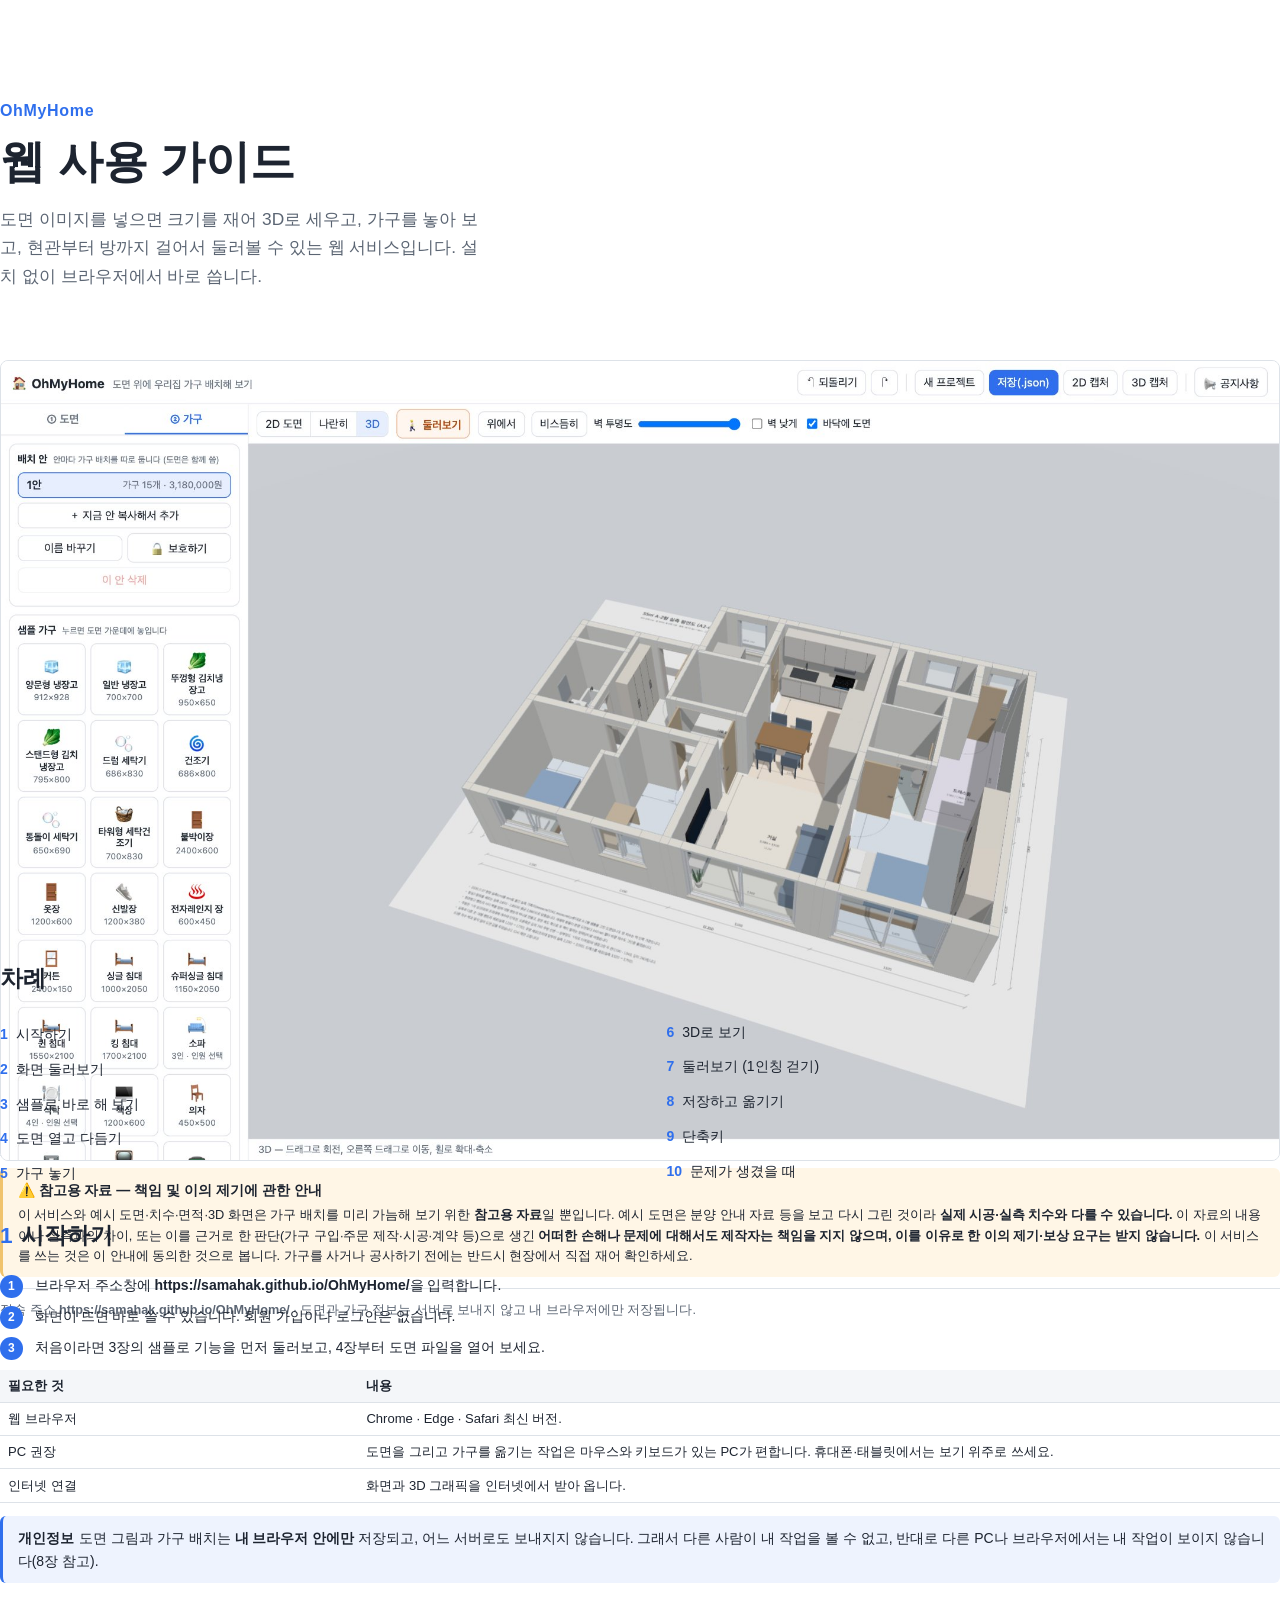
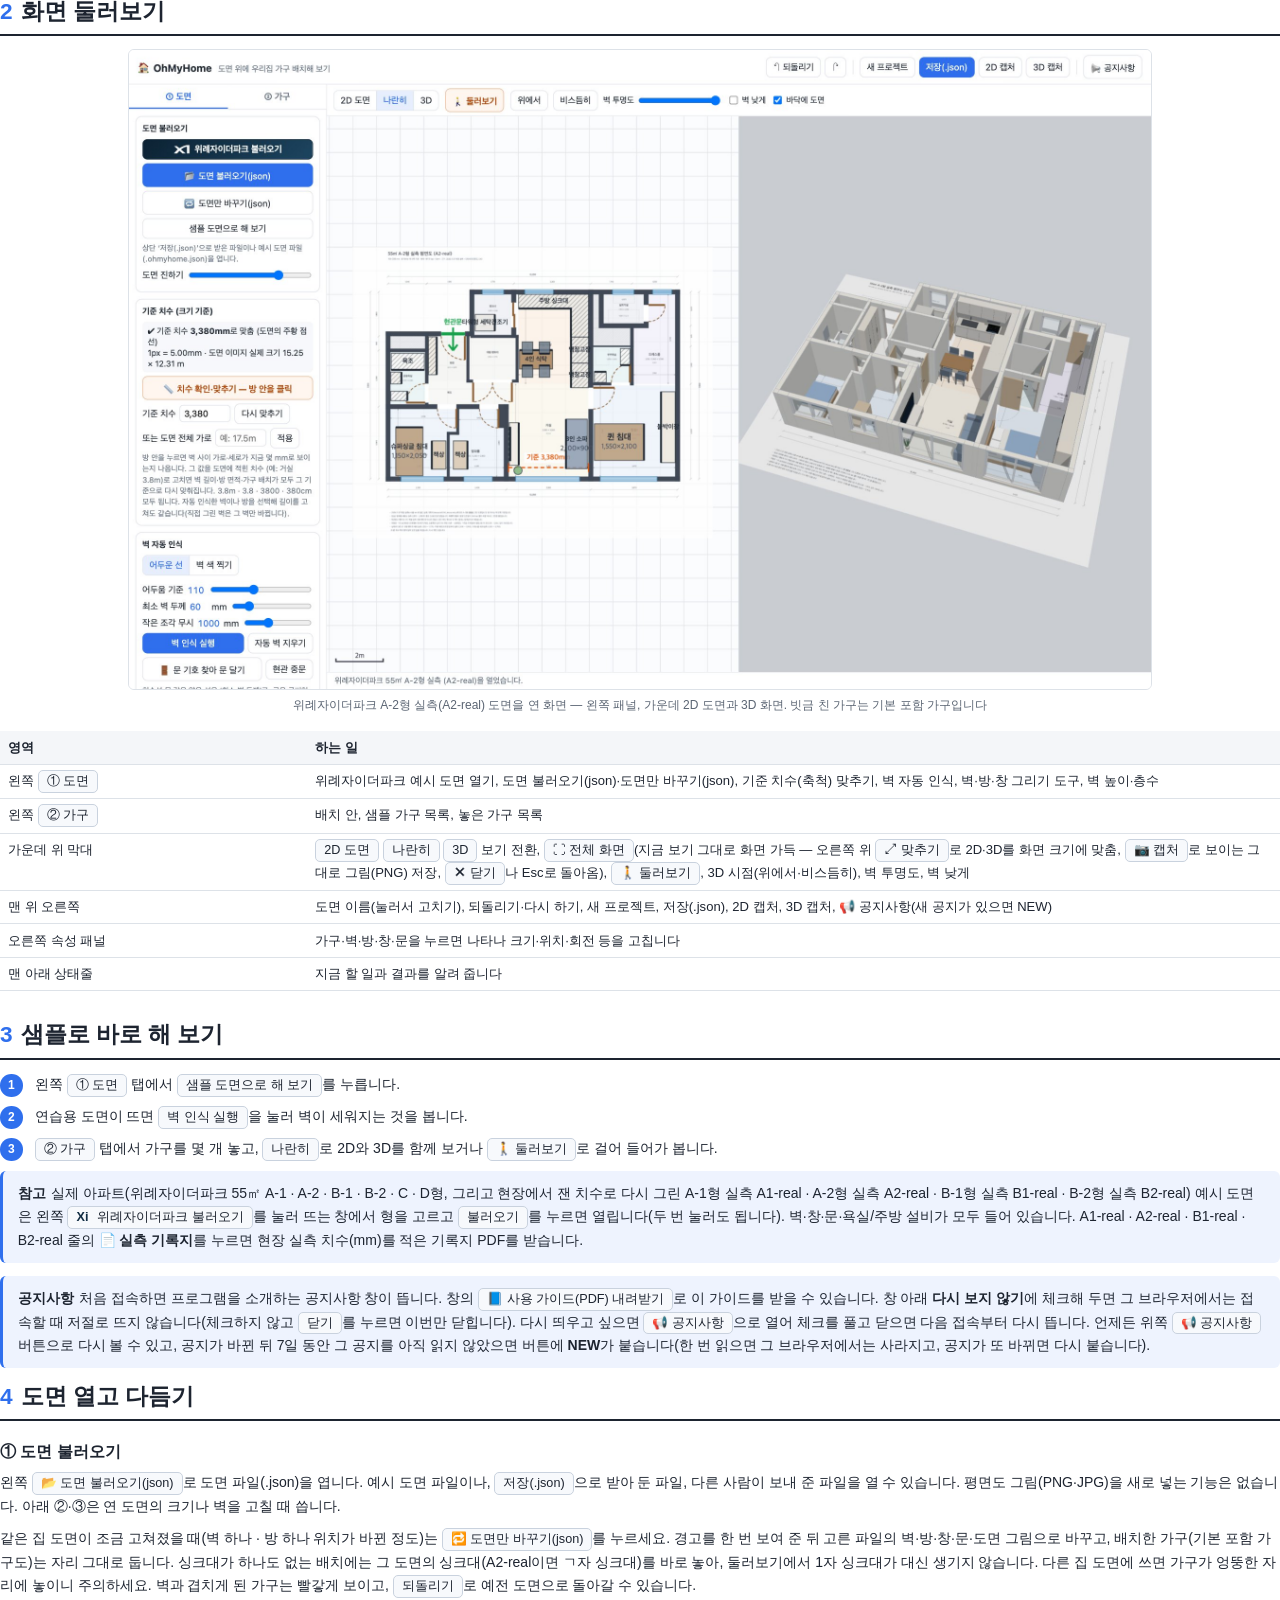
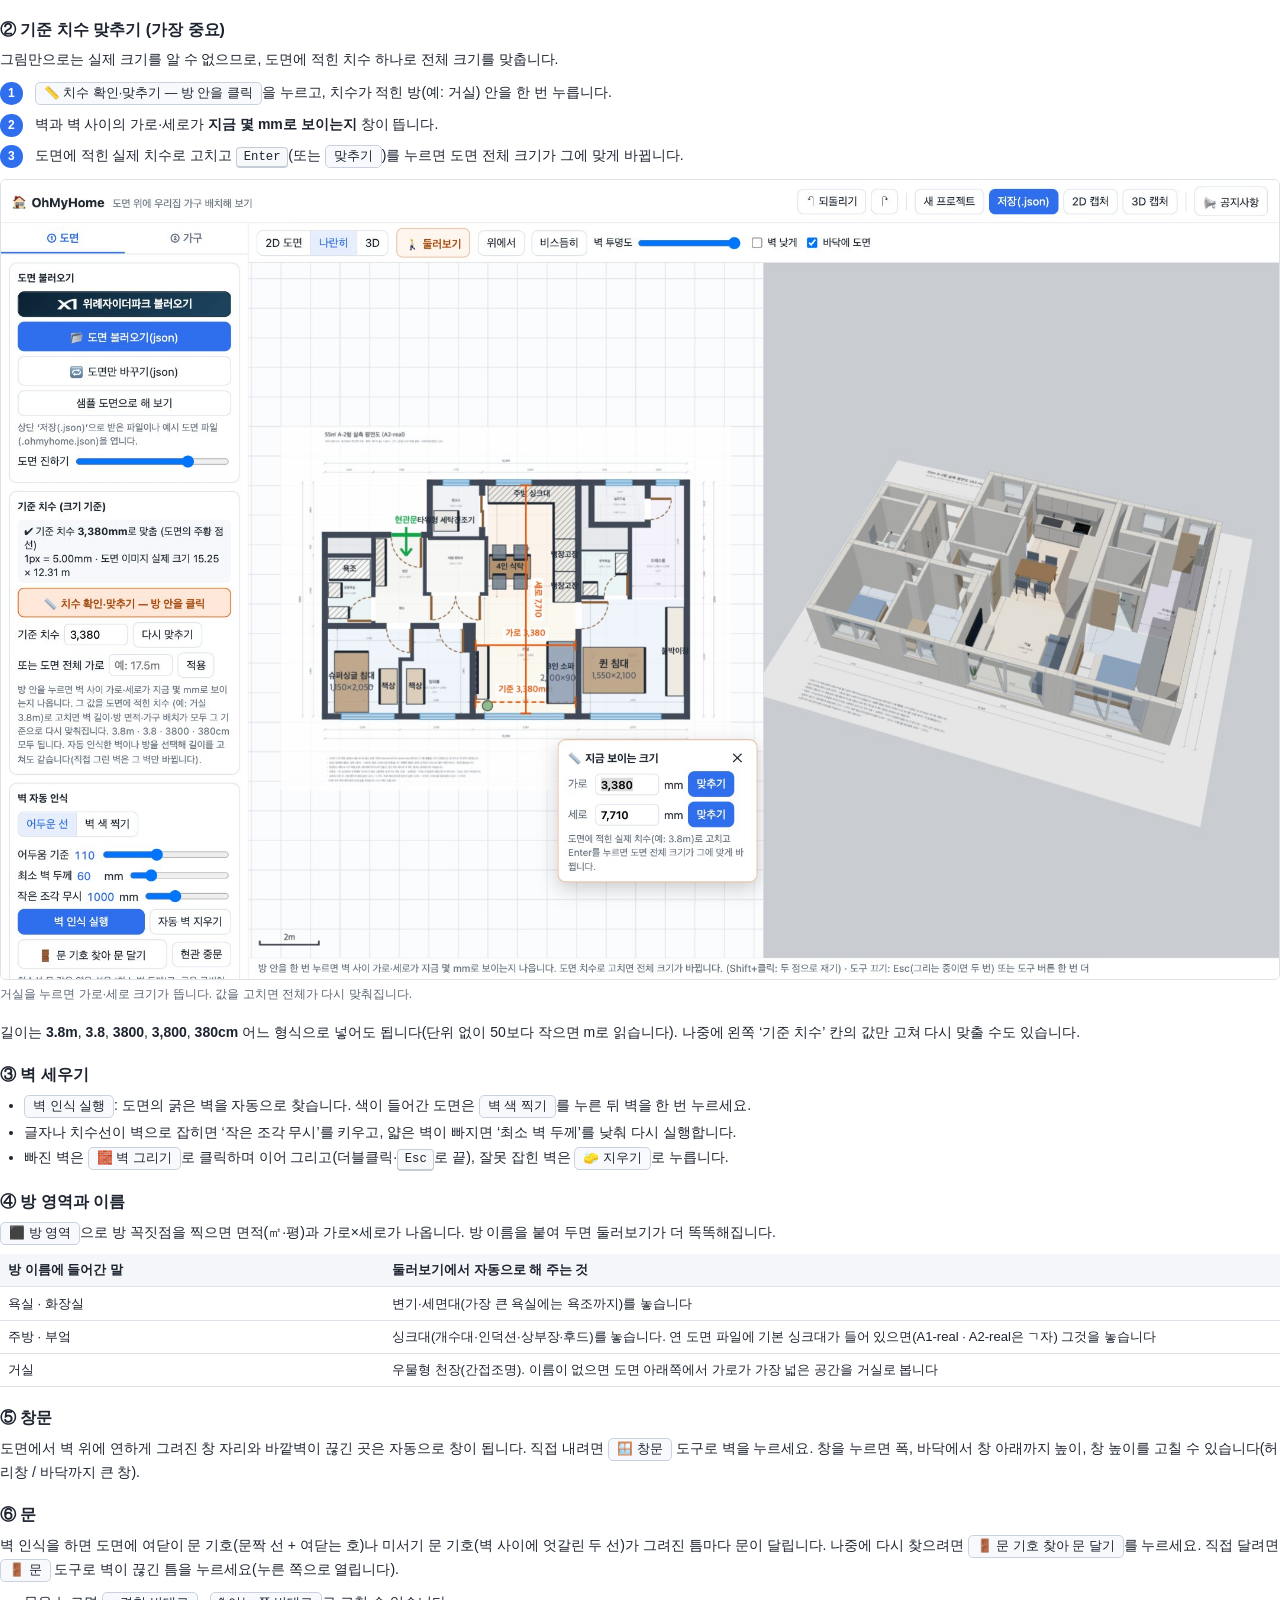
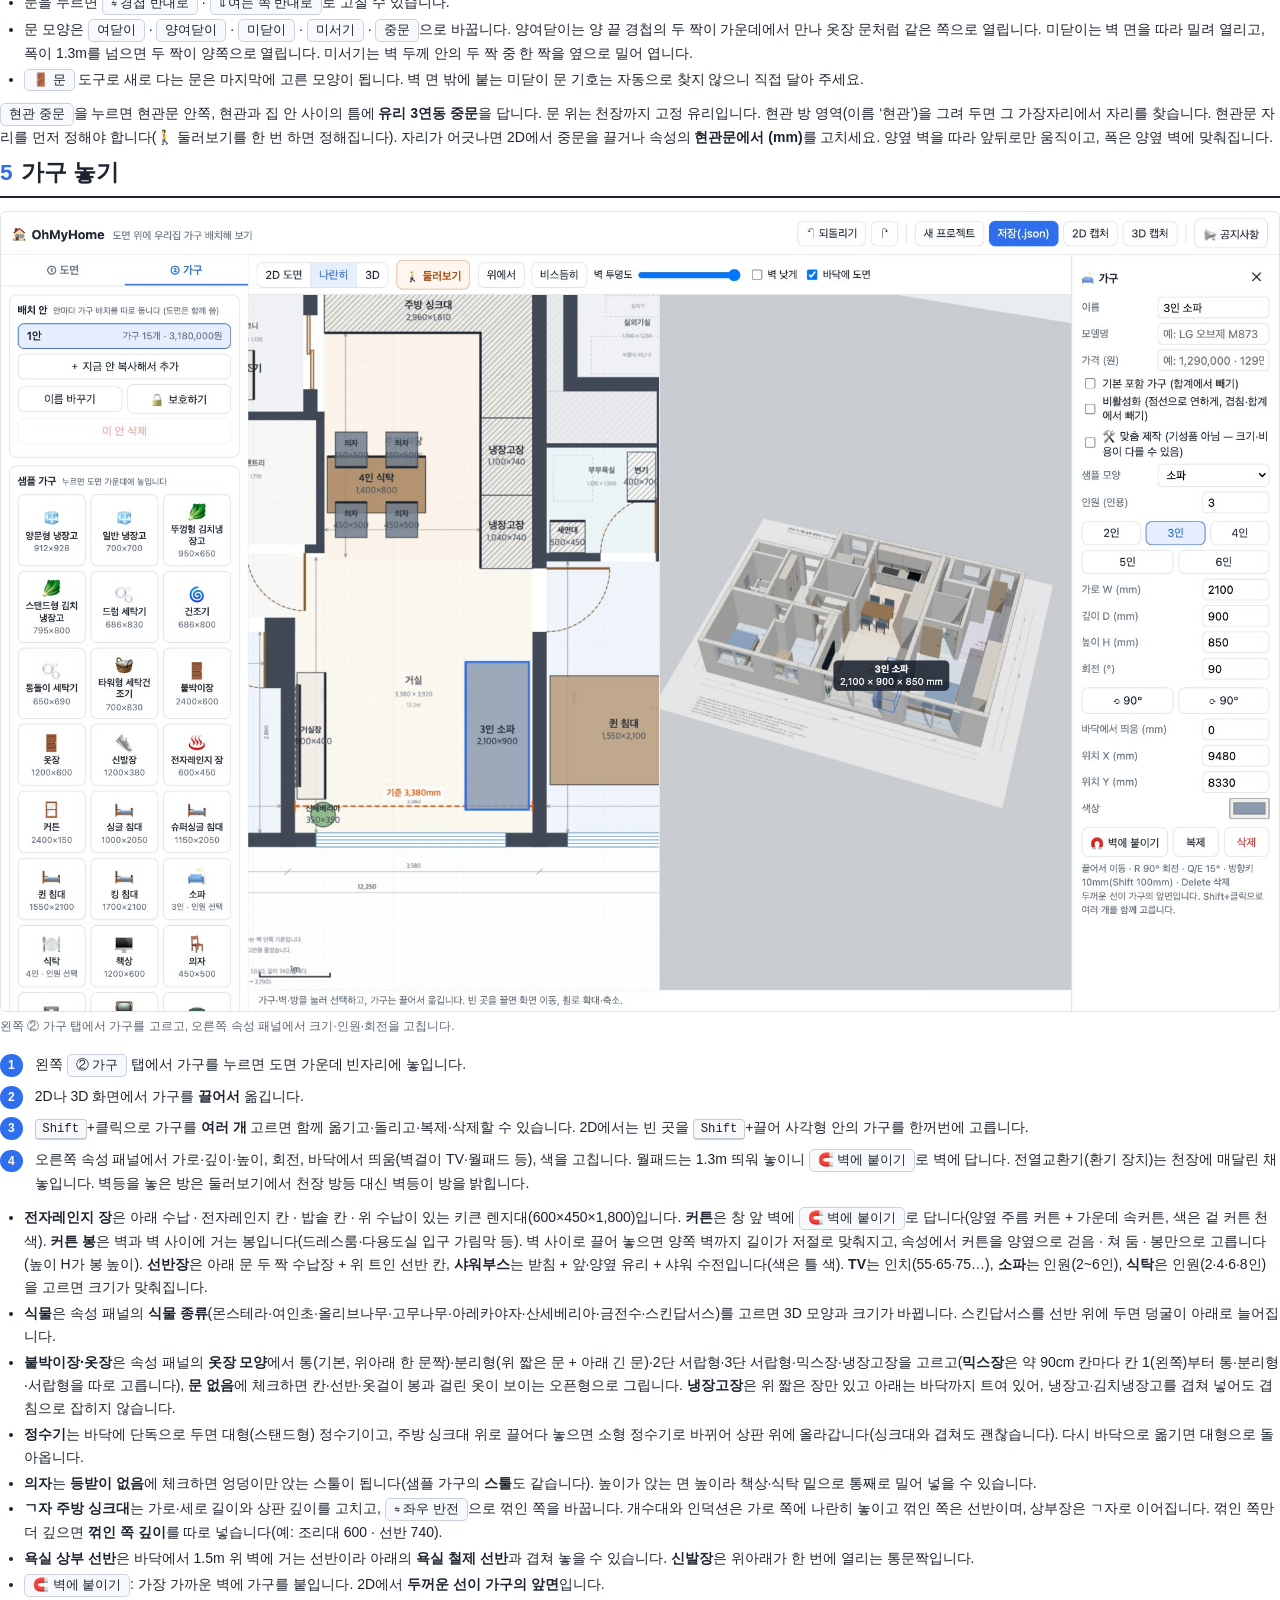
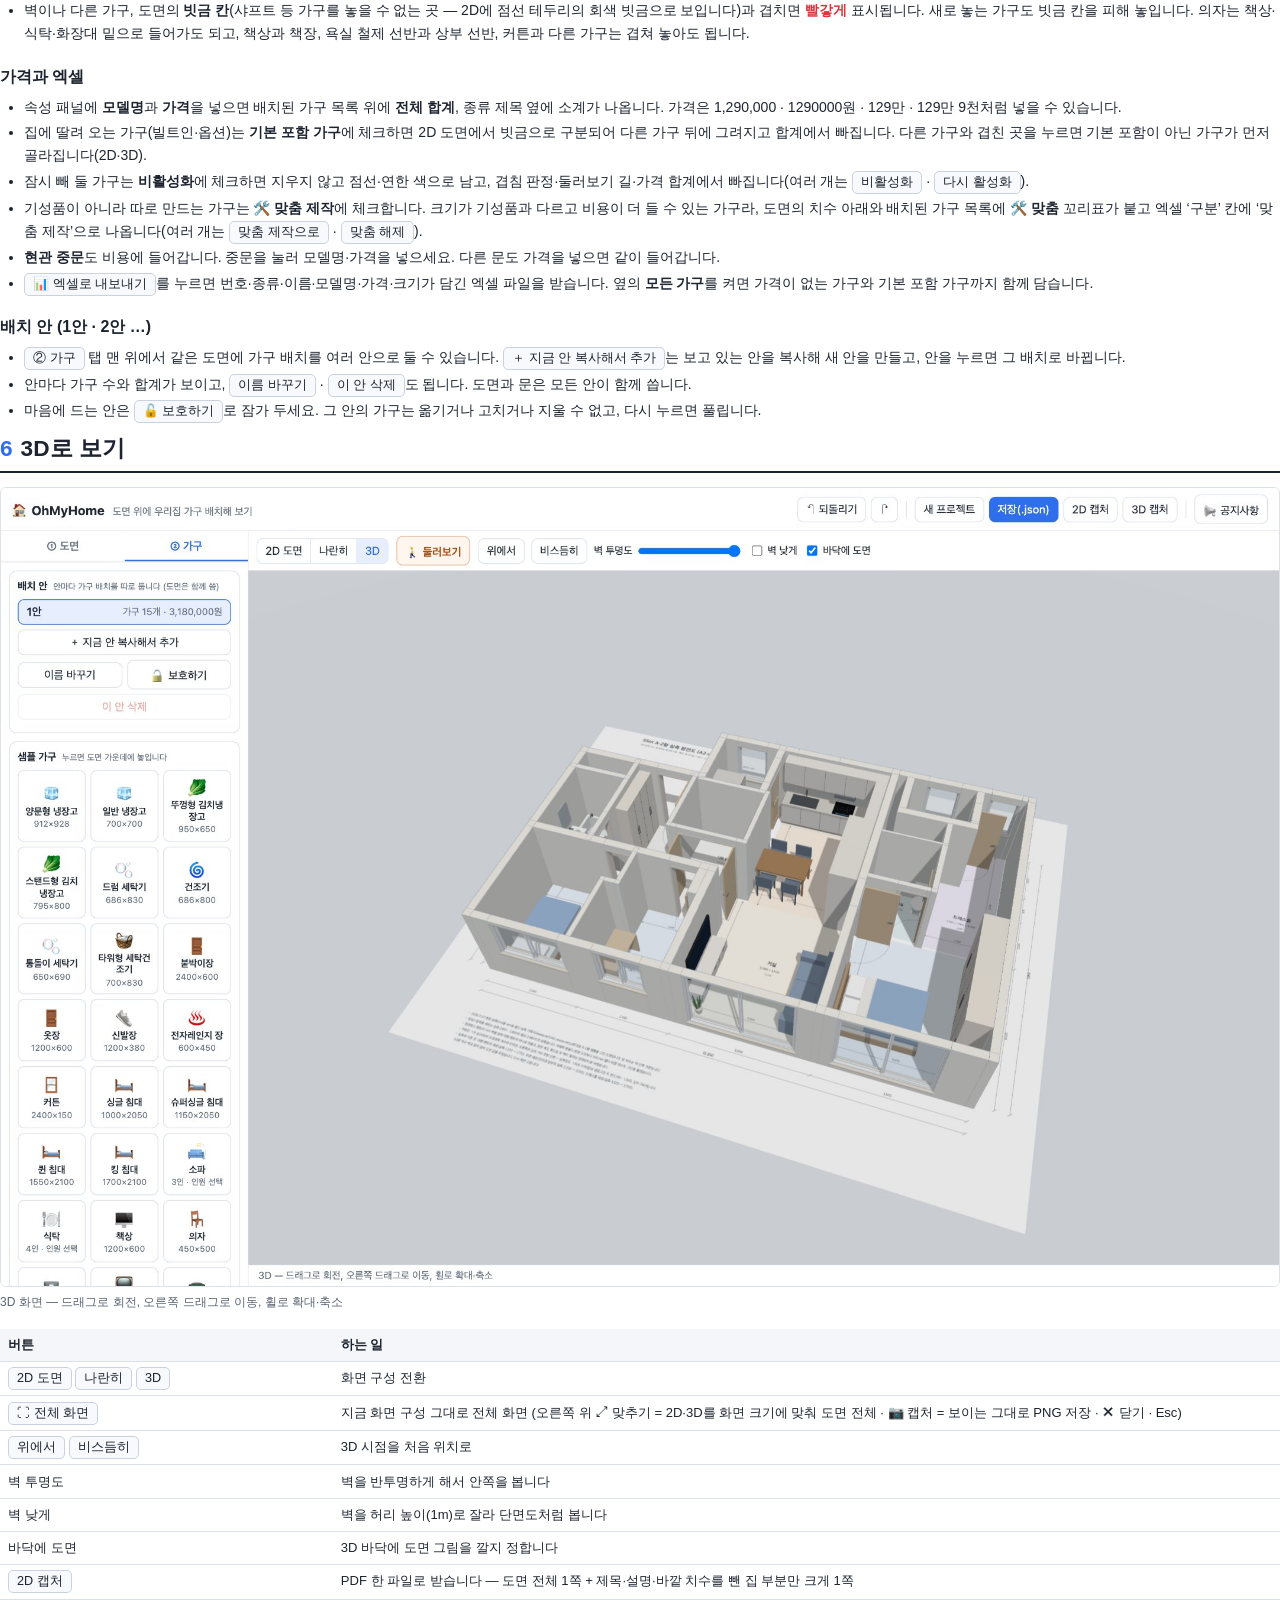
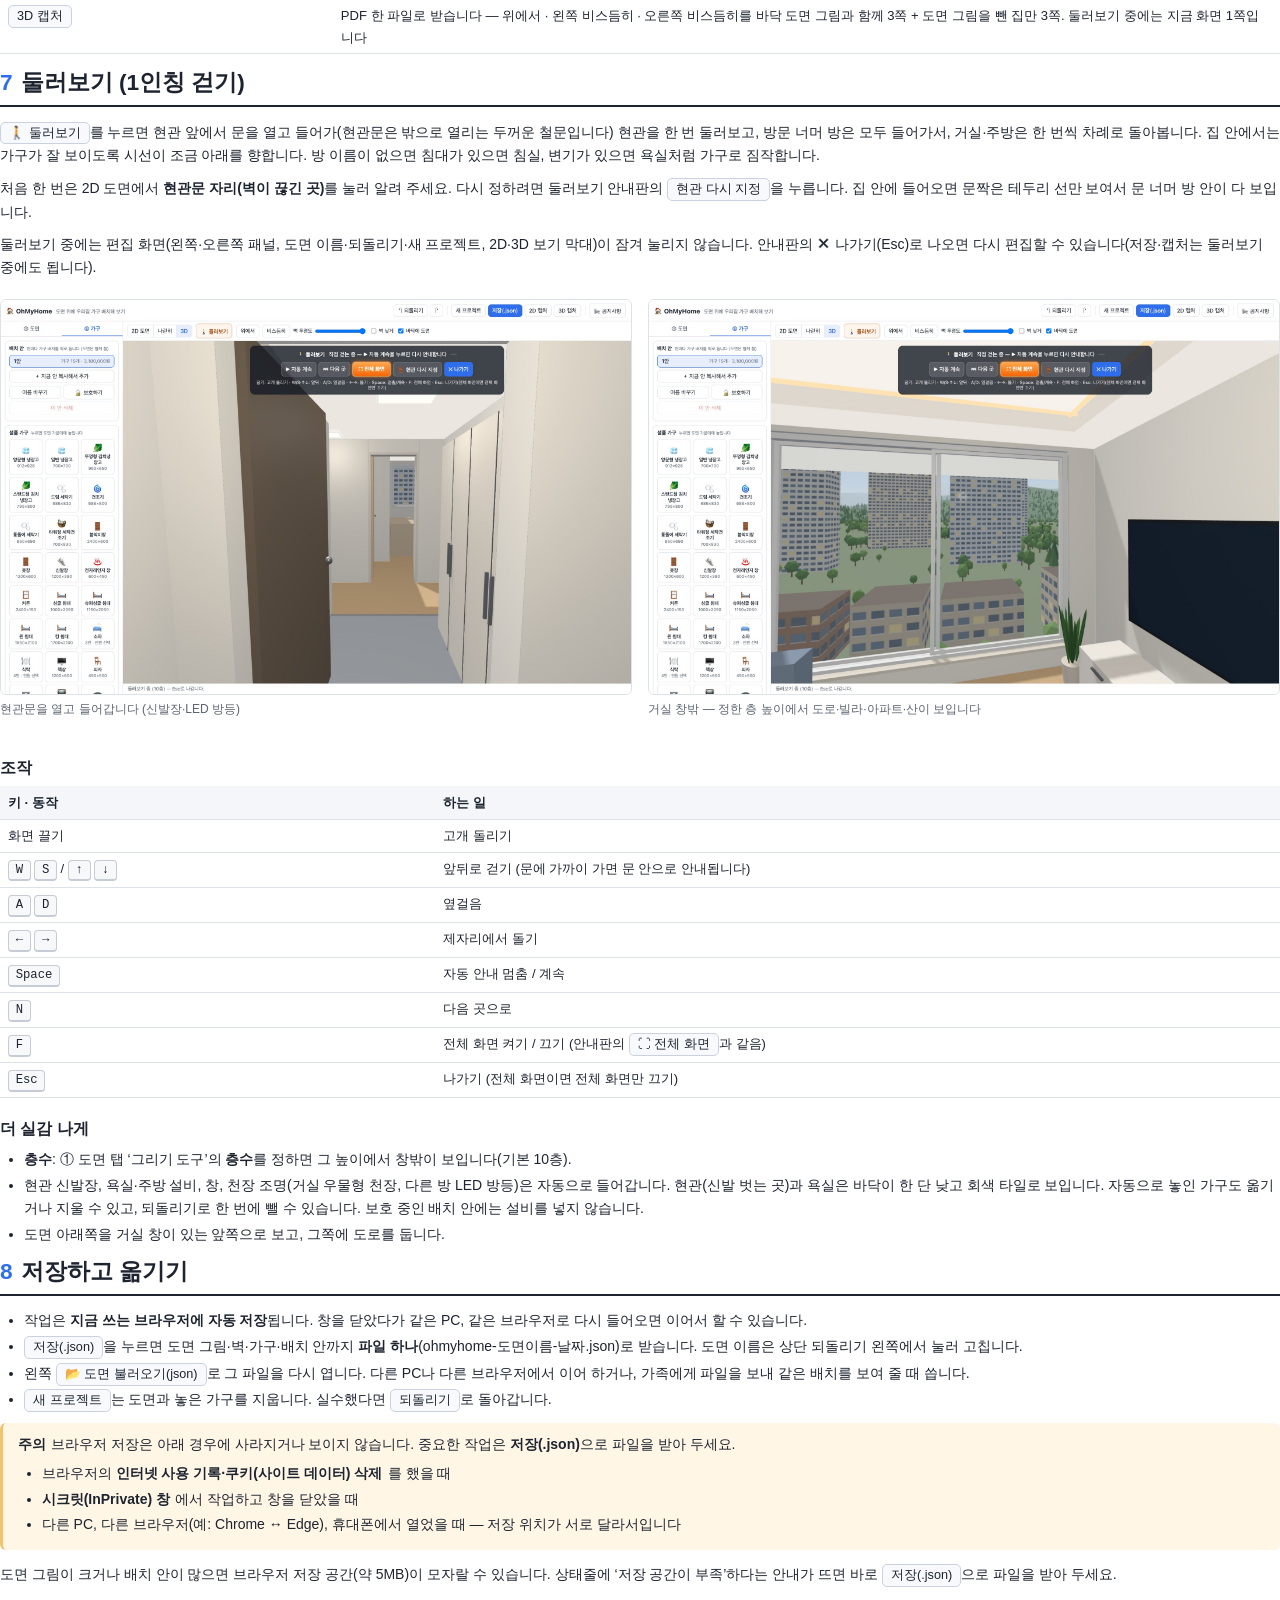
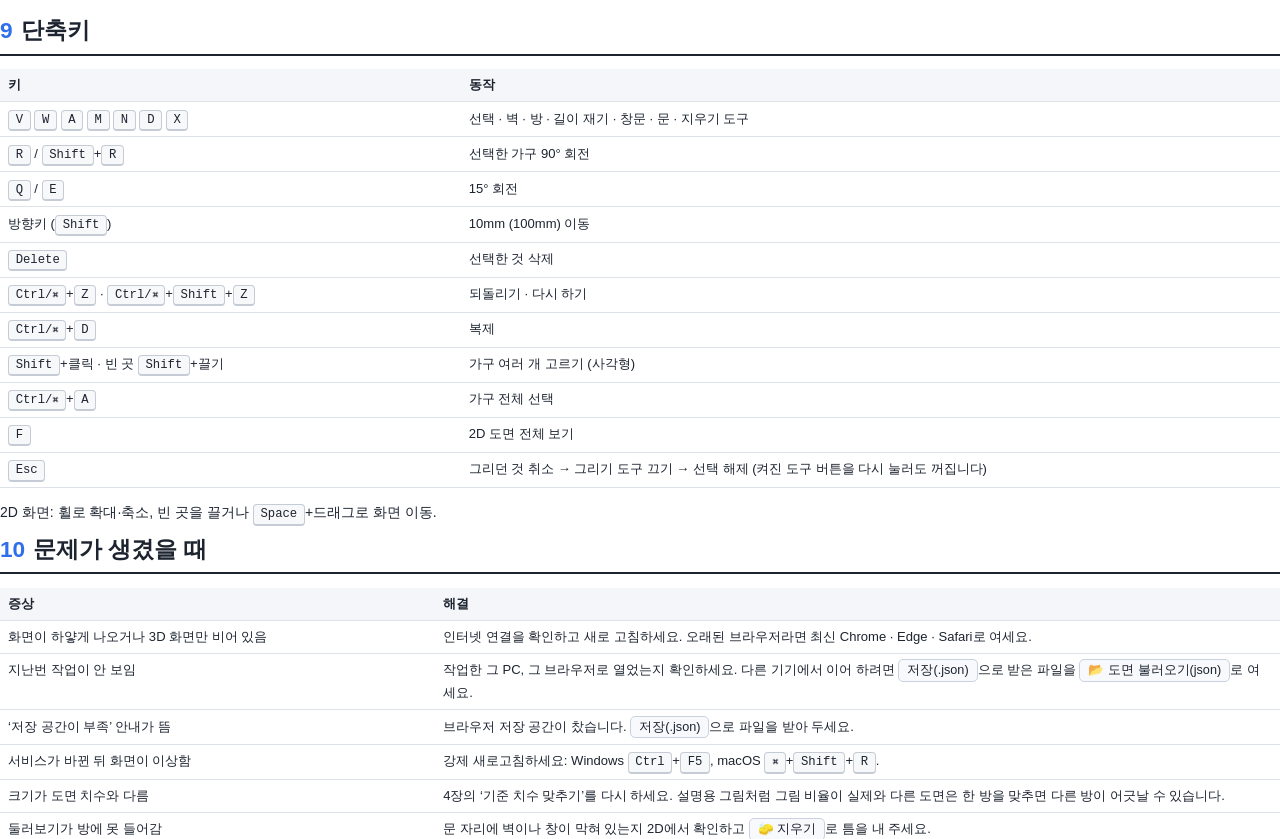
<file: docs/guide/user_guide.html>
<!doctype html>
<html lang="ko">
<head>
<meta charset="utf-8">
<title>OhMyHome 웹 사용 가이드</title>
<style>
  @page { size: A4; margin: 16mm 16mm 18mm; @bottom-center { content: counter(page); font: 9pt sans-serif; color: #8a93a0; } }
  @page :first { @bottom-center { content: none; } }
  :root { --ink: #1d2430; --sub: #5b6573; --line: #dde2e8; --accent: #2f6fed; --soft: #eef3fe; --warn: #fff6e6; --warn-line: #f0c36d; }
  * { box-sizing: border-box; }
  body { margin: 0; color: var(--ink); font: 10.5pt/1.65 'Apple SD Gothic Neo', 'Malgun Gothic', 'Noto Sans KR', sans-serif; background: #fff; }
  h1, h2, h3 { line-height: 1.3; margin: 0; }
  h2 { font-size: 17pt; margin: 0 0 10pt; padding-bottom: 6pt; border-bottom: 2px solid var(--ink); break-after: avoid; }
  h2 .no { color: var(--accent); margin-right: 6pt; }
  h3 { font-size: 12pt; margin: 16pt 0 6pt; break-after: avoid; }
  p { margin: 0 0 7pt; }
  ul, ol { margin: 0 0 8pt; padding-left: 18pt; }
  li { margin: 2pt 0; }
  section { break-before: page; }
  section.flow { break-before: auto; margin-top: 22pt; }
  code, kbd { font-family: 'SF Mono', Menlo, Consolas, monospace; font-size: 9.2pt; }
  kbd { display: inline-block; padding: 0 5pt; border: 1px solid #c5ccd5; border-bottom-width: 2px; border-radius: 4px; background: #f7f8fa; line-height: 1.5; }
  .btn { display: inline-block; padding: 0 6pt; border: 1px solid #c9d2de; border-radius: 5px; background: #f7f9fc; font-size: 9.5pt; white-space: nowrap; }
  pre { margin: 3pt 0 7pt; padding: 6pt 10pt; background: #1f2633; color: #e8edf3; border-radius: 6px; font: 9.3pt/1.55 'SF Mono', Menlo, Consolas, monospace; white-space: pre-wrap; break-inside: avoid; }
  pre .c { color: #8fa1b8; }
  figure { margin: 8pt 0 12pt; break-inside: avoid; }
  figure img { width: 100%; border: 1px solid var(--line); border-radius: 6px; display: block; }
  figure.small img { width: 80%; margin: 0 auto; }
  figure.small figcaption { text-align: center; }
  figcaption { font-size: 9pt; color: var(--sub); margin-top: 4pt; }
  table { width: 100%; border-collapse: collapse; margin: 4pt 0 10pt; font-size: 9.8pt; break-inside: avoid; }
  th, td { border-bottom: 1px solid var(--line); padding: 4pt 6pt; text-align: left; vertical-align: top; }
  th { background: #f4f6f9; font-weight: 600; }
  .note, .warn { padding: 8pt 11pt; border-radius: 6px; margin: 6pt 0 10pt; break-inside: avoid; }
  .note { background: var(--soft); border-left: 3px solid var(--accent); }
  .warn { background: var(--warn); border-left: 3px solid var(--warn-line); }
  .note b:first-child, .warn b:first-child { margin-right: 4pt; }
  .steps { counter-reset: s; list-style: none; padding: 0; }
  .steps > li { counter-increment: s; position: relative; padding-left: 26pt; margin: 6pt 0; }
  .steps > li::before { content: counter(s); position: absolute; left: 0; top: 1pt; width: 17pt; height: 17pt; border-radius: 50%; background: var(--accent); color: #fff; font-size: 9pt; font-weight: 700; text-align: center; line-height: 17pt; }
  .two { display: grid; grid-template-columns: 1fr 1fr; gap: 12pt; }
  .two > div { break-inside: avoid; }

  /* 표지 */
  .cover { height: 255mm; display: flex; flex-direction: column; justify-content: space-between; }
  .cover .top { padding-top: 26mm; }
  .cover .disclaimer { font-size: 9.6pt; line-height: 1.6; margin: 0 0 8pt; }
  .cover .disclaimer b:first-child { display: block; margin: 0 0 3pt; font-size: 10.5pt; }
  .cover .brand { font-size: 12pt; color: var(--accent); font-weight: 700; letter-spacing: .5pt; }
  .cover h1 { font-size: 34pt; margin: 6pt 0 10pt; }
  .cover .lead { font-size: 13pt; color: var(--sub); max-width: 130mm; }
  .cover img { width: 100%; border-radius: 8px; border: 1px solid var(--line); margin-top: 16mm; }
  .cover .meta { font-size: 9.5pt; color: var(--sub); border-top: 1px solid var(--line); padding-top: 8pt; }
  .toc { margin-top: 0; }
  .toc ol { list-style: none; padding: 0; columns: 2; column-gap: 14mm; }
  .toc li { padding: 3pt 0; border-bottom: 1px dotted var(--line); break-inside: avoid; }
  .toc .no { color: var(--accent); font-weight: 700; margin-right: 6pt; }
</style>
</head>
<body>

<div class="cover">
  <div class="top">
    <div class="brand">OhMyHome</div>
    <h1>웹 사용 가이드</h1>
    <p class="lead">도면 이미지를 넣으면 크기를 재어 3D로 세우고, 가구를 놓아 보고, 현관부터 방까지 걸어서 둘러볼 수 있는 웹 서비스입니다. 설치 없이 브라우저에서 바로 씁니다.</p>
    <img src="img/04-3d.jpg" alt="3D로 세운 55㎡ 샘플 도면">
  </div>
  <div class="warn disclaimer"><b>⚠️ 참고용 자료 — 책임 및 이의 제기에 관한 안내</b>이 서비스와 예시 도면·치수·면적·3D 화면은 가구 배치를 미리 가늠해 보기 위한 <b>참고용 자료</b>일 뿐입니다. 예시 도면은 분양 안내 자료 등을 보고 다시 그린 것이라 <b>실제 시공·실측 치수와 다를 수 있습니다.</b>
  이 자료의 내용이나 실측과의 차이, 또는 이를 근거로 한 판단(가구 구입·주문 제작·시공·계약 등)으로 생긴 <b>어떠한 손해나 문제에 대해서도 제작자는 책임을 지지 않으며, 이를 이유로 한 이의 제기·보상 요구는 받지 않습니다.</b>
  이 서비스를 쓰는 것은 이 안내에 동의한 것으로 봅니다. 가구를 사거나 공사하기 전에는 반드시 현장에서 직접 재어 확인하세요.</div>
  <div class="meta">접속 주소 <b>https://samahak.github.io/OhMyHome/</b> · 도면과 가구 정보는 서버로 보내지 않고 내 브라우저에만 저장됩니다.</div>
</div>

<section>
  <h2>차례</h2>
  <div class="toc">
    <ol>
      <li><span class="no">1</span>시작하기</li>
      <li><span class="no">2</span>화면 둘러보기</li>
      <li><span class="no">3</span>샘플로 바로 해 보기</li>
      <li><span class="no">4</span>도면 열고 다듬기</li>
      <li><span class="no">5</span>가구 놓기</li>
      <li><span class="no">6</span>3D로 보기</li>
      <li><span class="no">7</span>둘러보기 (1인칭 걷기)</li>
      <li><span class="no">8</span>저장하고 옮기기</li>
      <li><span class="no">9</span>단축키</li>
      <li><span class="no">10</span>문제가 생겼을 때</li>
    </ol>
  </div>

  <h2 style="margin-top:22pt"><span class="no">1</span>시작하기</h2>
  <ol class="steps">
    <li>브라우저 주소창에 <b>https://samahak.github.io/OhMyHome/</b>을 입력합니다.</li>
    <li>화면이 뜨면 바로 쓸 수 있습니다. 회원 가입이나 로그인은 없습니다.</li>
    <li>처음이라면 3장의 샘플로 기능을 먼저 둘러보고, 4장부터 도면 파일을 열어 보세요.</li>
  </ol>
  <table>
    <tr><th style="width:28%">필요한 것</th><th>내용</th></tr>
    <tr><td>웹 브라우저</td><td>Chrome · Edge · Safari 최신 버전.</td></tr>
    <tr><td>PC 권장</td><td>도면을 그리고 가구를 옮기는 작업은 마우스와 키보드가 있는 PC가 편합니다. 휴대폰·태블릿에서는 보기 위주로 쓰세요.</td></tr>
    <tr><td>인터넷 연결</td><td>화면과 3D 그래픽을 인터넷에서 받아 옵니다.</td></tr>
  </table>
  <div class="note"><b>개인정보</b>도면 그림과 가구 배치는 <b>내 브라우저 안에만</b> 저장되고, 어느 서버로도 보내지지 않습니다. 그래서 다른 사람이 내 작업을 볼 수 없고, 반대로 다른 PC나 브라우저에서는 내 작업이 보이지 않습니다(8장 참고).</div>
</section>

<section>
  <h2><span class="no">2</span>화면 둘러보기</h2>
  <figure class="small">
    <img src="img/01-main.jpg" alt="OhMyHome 첫 화면">
    <figcaption>위례자이더파크 A-2형 실측(A2-real) 도면을 연 화면 — 왼쪽 패널, 가운데 2D 도면과 3D 화면. 빗금 친 가구는 기본 포함 가구입니다</figcaption>
  </figure>
  <table>
    <tr><th style="width:24%">영역</th><th>하는 일</th></tr>
    <tr><td>왼쪽 <span class="btn">① 도면</span></td><td>위례자이더파크 예시 도면 열기, 도면 불러오기(json)·도면만 바꾸기(json), 기준 치수(축척) 맞추기, 벽 자동 인식, 벽·방·창 그리기 도구, 벽 높이·층수</td></tr>
    <tr><td>왼쪽 <span class="btn">② 가구</span></td><td>배치 안, 샘플 가구 목록, 놓은 가구 목록</td></tr>
    <tr><td>가운데 위 막대</td><td><span class="btn">2D 도면</span> <span class="btn">나란히</span> <span class="btn">3D</span> 보기 전환, <span class="btn">⛶ 전체 화면</span>(지금 보기 그대로 화면 가득 — 오른쪽 위 <span class="btn">⤢ 맞추기</span>로 2D·3D를 화면 크기에 맞춤, <span class="btn">📷 캡처</span>로 보이는 그대로 그림(PNG) 저장, <span class="btn">✕ 닫기</span>나 Esc로 돌아옴), <span class="btn">🚶 둘러보기</span>, 3D 시점(위에서·비스듬히), 벽 투명도, 벽 낮게</td></tr>
    <tr><td>맨 위 오른쪽</td><td>도면 이름(눌러서 고치기), 되돌리기·다시 하기, 새 프로젝트, 저장(.json), 2D 캡처, 3D 캡처, 📢 공지사항(새 공지가 있으면 NEW)</td></tr>
    <tr><td>오른쪽 속성 패널</td><td>가구·벽·방·창·문을 누르면 나타나 크기·위치·회전 등을 고칩니다</td></tr>
    <tr><td>맨 아래 상태줄</td><td>지금 할 일과 결과를 알려 줍니다</td></tr>
  </table>
</section>

<section class="flow">
  <h2><span class="no">3</span>샘플로 바로 해 보기</h2>
  <ol class="steps">
    <li>왼쪽 <span class="btn">① 도면</span> 탭에서 <span class="btn">샘플 도면으로 해 보기</span>를 누릅니다.</li>
    <li>연습용 도면이 뜨면 <span class="btn">벽 인식 실행</span>을 눌러 벽이 세워지는 것을 봅니다.</li>
    <li><span class="btn">② 가구</span> 탭에서 가구를 몇 개 놓고, <span class="btn">나란히</span>로 2D와 3D를 함께 보거나 <span class="btn">🚶 둘러보기</span>로 걸어 들어가 봅니다.</li>
  </ol>
  <div class="note"><b>참고</b>실제 아파트(위례자이더파크 55㎡ A-1 · A-2 · B-1 · B-2 · C · D형, 그리고 현장에서 잰 치수로 다시 그린 A-1형 실측 A1-real · A-2형 실측 A2-real · B-1형 실측 B1-real · B-2형 실측 B2-real) 예시 도면은 왼쪽 <span class="btn"><b style="color:#112d43">Xi</b> 위례자이더파크 불러오기</span>를 눌러 뜨는 창에서 형을 고르고 <span class="btn">불러오기</span>를 누르면 열립니다(두 번 눌러도 됩니다). 벽·창·문·욕실/주방 설비가 모두 들어 있습니다. A1-real · A2-real · B1-real · B2-real 줄의 <b>📄 실측 기록지</b>를 누르면 현장 실측 치수(mm)를 적은 기록지 PDF를 받습니다.</div>
  <div class="note"><b>공지사항</b>처음 접속하면 프로그램을 소개하는 공지사항 창이 뜹니다. 창의 <span class="btn">📘 사용 가이드(PDF) 내려받기</span>로 이 가이드를 받을 수 있습니다. 창 아래 <b>다시 보지 않기</b>에 체크해 두면 그 브라우저에서는 접속할 때 저절로 뜨지 않습니다(체크하지 않고 <span class="btn">닫기</span>를 누르면 이번만 닫힙니다). 다시 띄우고 싶으면 <span class="btn">📢 공지사항</span>으로 열어 체크를 풀고 닫으면 다음 접속부터 다시 뜹니다. 언제든 위쪽 <span class="btn">📢 공지사항</span> 버튼으로 다시 볼 수 있고, 공지가 바뀐 뒤 7일 동안 그 공지를 아직 읽지 않았으면 버튼에 <b>NEW</b>가 붙습니다(한 번 읽으면 그 브라우저에서는 사라지고, 공지가 또 바뀌면 다시 붙습니다).</div>
</section>

<section>
  <h2><span class="no">4</span>도면 열고 다듬기</h2>
  <h3>① 도면 불러오기</h3>
  <p>왼쪽 <span class="btn">📂 도면 불러오기(json)</span>로 도면 파일(.json)을 엽니다. 예시 도면 파일이나, <span class="btn">저장(.json)</span>으로 받아 둔 파일, 다른 사람이 보내 준 파일을 열 수 있습니다. 평면도 그림(PNG·JPG)을 새로 넣는 기능은 없습니다. 아래 ②·③은 연 도면의 크기나 벽을 고칠 때 씁니다.</p>
  <p>같은 집 도면이 조금 고쳐졌을 때(벽 하나 · 방 하나 위치가 바뀐 정도)는 <span class="btn">🔁 도면만 바꾸기(json)</span>를 누르세요. 경고를 한 번 보여 준 뒤 고른 파일의 벽·방·창·문·도면 그림으로 바꾸고, 배치한 가구(기본 포함 가구도)는 자리 그대로 둡니다. 싱크대가 하나도 없는 배치에는 그 도면의 싱크대(A2-real이면 ㄱ자 싱크대)를 바로 놓아, 둘러보기에서 1자 싱크대가 대신 생기지 않습니다. 다른 집 도면에 쓰면 가구가 엉뚱한 자리에 놓이니 주의하세요. 벽과 겹치게 된 가구는 빨갛게 보이고, <span class="btn">되돌리기</span>로 예전 도면으로 돌아갈 수 있습니다.</p>

  <h3>② 기준 치수 맞추기 (가장 중요)</h3>
  <p>그림만으로는 실제 크기를 알 수 없으므로, 도면에 적힌 치수 하나로 전체 크기를 맞춥니다.</p>
  <ol class="steps">
    <li><span class="btn">📏 치수 확인·맞추기 — 방 안을 클릭</span>을 누르고, 치수가 적힌 방(예: 거실) 안을 한 번 누릅니다.</li>
    <li>벽과 벽 사이의 가로·세로가 <b>지금 몇 mm로 보이는지</b> 창이 뜹니다.</li>
    <li>도면에 적힌 실제 치수로 고치고 <kbd>Enter</kbd>(또는 <span class="btn">맞추기</span>)를 누르면 도면 전체 크기가 그에 맞게 바뀝니다.</li>
  </ol>
  <figure>
    <img src="img/02-measure.jpg" alt="치수 확인 창">
    <figcaption>거실을 누르면 가로·세로 크기가 뜹니다. 값을 고치면 전체가 다시 맞춰집니다.</figcaption>
  </figure>
  <p>길이는 <b>3.8m</b>, <b>3.8</b>, <b>3800</b>, <b>3,800</b>, <b>380cm</b> 어느 형식으로 넣어도 됩니다(단위 없이 50보다 작으면 m로 읽습니다). 나중에 왼쪽 ‘기준 치수’ 칸의 값만 고쳐 다시 맞출 수도 있습니다.</p>

  <h3>③ 벽 세우기</h3>
  <ul>
    <li><span class="btn">벽 인식 실행</span>: 도면의 굵은 벽을 자동으로 찾습니다. 색이 들어간 도면은 <span class="btn">벽 색 찍기</span>를 누른 뒤 벽을 한 번 누르세요.</li>
    <li>글자나 치수선이 벽으로 잡히면 ‘작은 조각 무시’를 키우고, 얇은 벽이 빠지면 ‘최소 벽 두께’를 낮춰 다시 실행합니다.</li>
    <li>빠진 벽은 <span class="btn">🧱 벽 그리기</span>로 클릭하며 이어 그리고(더블클릭·<kbd>Esc</kbd>로 끝), 잘못 잡힌 벽은 <span class="btn">🧽 지우기</span>로 누릅니다.</li>
  </ul>

  <h3>④ 방 영역과 이름</h3>
  <p><span class="btn">⬛ 방 영역</span>으로 방 꼭짓점을 찍으면 면적(㎡·평)과 가로×세로가 나옵니다. 방 이름을 붙여 두면 둘러보기가 더 똑똑해집니다.</p>
  <table>
    <tr><th style="width:30%">방 이름에 들어간 말</th><th>둘러보기에서 자동으로 해 주는 것</th></tr>
    <tr><td>욕실 · 화장실</td><td>변기·세면대(가장 큰 욕실에는 욕조까지)를 놓습니다</td></tr>
    <tr><td>주방 · 부엌</td><td>싱크대(개수대·인덕션·상부장·후드)를 놓습니다. 연 도면 파일에 기본 싱크대가 들어 있으면(A1-real · A2-real은 ㄱ자) 그것을 놓습니다</td></tr>
    <tr><td>거실</td><td>우물형 천장(간접조명). 이름이 없으면 도면 아래쪽에서 가로가 가장 넓은 공간을 거실로 봅니다</td></tr>
  </table>

  <h3>⑤ 창문</h3>
  <p>도면에서 벽 위에 연하게 그려진 창 자리와 바깥벽이 끊긴 곳은 자동으로 창이 됩니다. 직접 내려면 <span class="btn">🪟 창문</span> 도구로 벽을 누르세요. 창을 누르면 폭, 바닥에서 창 아래까지 높이, 창 높이를 고칠 수 있습니다(허리창 / 바닥까지 큰 창).</p>

  <h3>⑥ 문</h3>
  <p>벽 인식을 하면 도면에 여닫이 문 기호(문짝 선 + 여닫는 호)나 미서기 문 기호(벽 사이에 엇갈린 두 선)가 그려진 틈마다 문이 달립니다. 나중에 다시 찾으려면 <span class="btn">🚪 문 기호 찾아 문 달기</span>를 누르세요. 직접 달려면 <span class="btn">🚪 문</span> 도구로 벽이 끊긴 틈을 누르세요(누른 쪽으로 열립니다).</p>
  <ul>
    <li>문을 누르면 <span class="btn">⇋ 경첩 반대로</span> · <span class="btn">⇅ 여는 쪽 반대로</span>로 고칠 수 있습니다.</li>
    <li>문 모양은 <span class="btn">여닫이</span> · <span class="btn">양여닫이</span> · <span class="btn">미닫이</span> · <span class="btn">미서기</span> · <span class="btn">중문</span>으로 바꿉니다. 양여닫이는 양 끝 경첩의 두 짝이 가운데에서 만나 옷장 문처럼 같은 쪽으로 열립니다. 미닫이는 벽 면을 따라 밀려 열리고, 폭이 1.3m를 넘으면 두 짝이 양쪽으로 열립니다. 미서기는 벽 두께 안의 두 짝 중 한 짝을 옆으로 밀어 엽니다.</li>
    <li><span class="btn">🚪 문</span> 도구로 새로 다는 문은 마지막에 고른 모양이 됩니다. 벽 면 밖에 붙는 미닫이 문 기호는 자동으로 찾지 않으니 직접 달아 주세요.</li>
  </ul>
  <p><span class="btn">현관 중문</span>을 누르면 현관문 안쪽, 현관과 집 안 사이의 틈에 <b>유리 3연동 중문</b>을 답니다. 문 위는 천장까지 고정 유리입니다. 현관 방 영역(이름 ‘현관’)을 그려 두면 그 가장자리에서 자리를 찾습니다. 현관문 자리를 먼저 정해야 합니다(🚶 둘러보기를 한 번 하면 정해집니다). 자리가 어긋나면 2D에서 중문을 끌거나 속성의 <b>현관문에서 (mm)</b>를 고치세요. 양옆 벽을 따라 앞뒤로만 움직이고, 폭은 양옆 벽에 맞춰집니다.</p>
</section>

<section>
  <h2><span class="no">5</span>가구 놓기</h2>
  <figure>
    <img src="img/03-furniture.jpg" alt="가구 탭과 속성 패널">
    <figcaption>왼쪽 ② 가구 탭에서 가구를 고르고, 오른쪽 속성 패널에서 크기·인원·회전을 고칩니다.</figcaption>
  </figure>
  <ol class="steps">
    <li>왼쪽 <span class="btn">② 가구</span> 탭에서 가구를 누르면 도면 가운데 빈자리에 놓입니다.</li>
    <li>2D나 3D 화면에서 가구를 <b>끌어서</b> 옮깁니다.</li>
    <li><kbd>Shift</kbd>+클릭으로 가구를 <b>여러 개</b> 고르면 함께 옮기고·돌리고·복제·삭제할 수 있습니다. 2D에서는 빈 곳을 <kbd>Shift</kbd>+끌어 사각형 안의 가구를 한꺼번에 고릅니다.</li>
    <li>오른쪽 속성 패널에서 가로·깊이·높이, 회전, 바닥에서 띄움(벽걸이 TV·월패드 등), 색을 고칩니다. 월패드는 1.3m 띄워 놓이니 <span class="btn">🧲 벽에 붙이기</span>로 벽에 답니다. 전열교환기(환기 장치)는 천장에 매달린 채 놓입니다. 벽등을 놓은 방은 둘러보기에서 천장 방등 대신 벽등이 방을 밝힙니다.</li>
  </ol>
  <ul>
    <li><b>전자레인지 장</b>은 아래 수납 · 전자레인지 칸 · 밥솥 칸 · 위 수납이 있는 키큰 렌지대(600×450×1,800)입니다. <b>커튼</b>은 창 앞 벽에 <span class="btn">🧲 벽에 붙이기</span>로 답니다(양옆 주름 커튼 + 가운데 속커튼, 색은 겉 커튼 천 색). <b>커튼 봉</b>은 벽과 벽 사이에 거는 봉입니다(드레스룸·다용도실 입구 가림막 등). 벽 사이로 끌어 놓으면 양쪽 벽까지 길이가 저절로 맞춰지고, 속성에서 커튼을 양옆으로 걷음 · 쳐 둠 · 봉만으로 고릅니다(높이 H가 봉 높이). <b>선반장</b>은 아래 문 두 짝 수납장 + 위 트인 선반 칸, <b>샤워부스</b>는 받침 + 앞·양옆 유리 + 샤워 수전입니다(색은 틀 색). <b>TV</b>는 인치(55·65·75…), <b>소파</b>는 인원(2~6인), <b>식탁</b>은 인원(2·4·6·8인)을 고르면 크기가 맞춰집니다.</li>
    <li><b>식물</b>은 속성 패널의 <b>식물 종류</b>(몬스테라·여인초·올리브나무·고무나무·아레카야자·산세베리아·금전수·스킨답서스)를 고르면 3D 모양과 크기가 바뀝니다. 스킨답서스를 선반 위에 두면 덩굴이 아래로 늘어집니다.</li>
    <li><b>붙박이장·옷장</b>은 속성 패널의 <b>옷장 모양</b>에서 통(기본, 위아래 한 문짝)·분리형(위 짧은 문 + 아래 긴 문)·2단 서랍형·3단 서랍형·믹스장·냉장고장을 고르고(<b>믹스장</b>은 약 90cm 칸마다 칸 1(왼쪽)부터 통·분리형·서랍형을 따로 고릅니다), <b>문 없음</b>에 체크하면 칸·선반·옷걸이 봉과 걸린 옷이 보이는 오픈형으로 그립니다. <b>냉장고장</b>은 위 짧은 장만 있고 아래는 바닥까지 트여 있어, 냉장고·김치냉장고를 겹쳐 넣어도 겹침으로 잡히지 않습니다.</li>
    <li><b>정수기</b>는 바닥에 단독으로 두면 대형(스탠드형) 정수기이고, 주방 싱크대 위로 끌어다 놓으면 소형 정수기로 바뀌어 상판 위에 올라갑니다(싱크대와 겹쳐도 괜찮습니다). 다시 바닥으로 옮기면 대형으로 돌아옵니다.</li>
    <li><b>의자</b>는 <b>등받이 없음</b>에 체크하면 엉덩이만 앉는 스툴이 됩니다(샘플 가구의 <b>스툴</b>도 같습니다). 높이가 앉는 면 높이라 책상·식탁 밑으로 통째로 밀어 넣을 수 있습니다.</li>
    <li><b>ㄱ자 주방 싱크대</b>는 가로·세로 길이와 상판 깊이를 고치고, <span class="btn">⇋ 좌우 반전</span>으로 꺾인 쪽을 바꿉니다. 개수대와 인덕션은 가로 쪽에 나란히 놓이고 꺾인 쪽은 선반이며, 상부장은 ㄱ자로 이어집니다. 꺾인 쪽만 더 깊으면 <b>꺾인 쪽 깊이</b>를 따로 넣습니다(예: 조리대 600 · 선반 740).</li>
    <li><b>욕실 상부 선반</b>은 바닥에서 1.5m 위 벽에 거는 선반이라 아래의 <b>욕실 철제 선반</b>과 겹쳐 놓을 수 있습니다. <b>신발장</b>은 위아래가 한 번에 열리는 통문짝입니다.</li>
    <li><span class="btn">🧲 벽에 붙이기</span>: 가장 가까운 벽에 가구를 붙입니다. 2D에서 <b>두꺼운 선이 가구의 앞면</b>입니다.</li>
    <li>벽이나 다른 가구, 도면의 <b>빗금 칸</b>(샤프트 등 가구를 놓을 수 없는 곳 — 2D에 점선 테두리의 회색 빗금으로 보입니다)과 겹치면 <b style="color:#d9363e">빨갛게</b> 표시됩니다. 새로 놓는 가구도 빗금 칸을 피해 놓입니다. 의자는 책상·식탁·화장대 밑으로 들어가도 되고, 책상과 책장, 욕실 철제 선반과 상부 선반, 커튼과 다른 가구는 겹쳐 놓아도 됩니다.</li>
  </ul>

  <h3>가격과 엑셀</h3>
  <ul>
    <li>속성 패널에 <b>모델명</b>과 <b>가격</b>을 넣으면 배치된 가구 목록 위에 <b>전체 합계</b>, 종류 제목 옆에 소계가 나옵니다. 가격은 1,290,000 · 1290000원 · 129만 · 129만 9천처럼 넣을 수 있습니다.</li>
    <li>집에 딸려 오는 가구(빌트인·옵션)는 <b>기본 포함 가구</b>에 체크하면 2D 도면에서 빗금으로 구분되어 다른 가구 뒤에 그려지고 합계에서 빠집니다. 다른 가구와 겹친 곳을 누르면 기본 포함이 아닌 가구가 먼저 골라집니다(2D·3D).</li>
    <li>잠시 빼 둘 가구는 <b>비활성화</b>에 체크하면 지우지 않고 점선·연한 색으로 남고, 겹침 판정·둘러보기 길·가격 합계에서 빠집니다(여러 개는 <span class="btn">비활성화</span> · <span class="btn">다시 활성화</span>).</li>
    <li>기성품이 아니라 따로 만드는 가구는 <b>🛠️ 맞춤 제작</b>에 체크합니다. 크기가 기성품과 다르고 비용이 더 들 수 있는 가구라, 도면의 치수 아래와 배치된 가구 목록에 <b>🛠️ 맞춤</b> 꼬리표가 붙고 엑셀 ‘구분’ 칸에 ‘맞춤 제작’으로 나옵니다(여러 개는 <span class="btn">맞춤 제작으로</span> · <span class="btn">맞춤 해제</span>).</li>
    <li><b>현관 중문</b>도 비용에 들어갑니다. 중문을 눌러 모델명·가격을 넣으세요. 다른 문도 가격을 넣으면 같이 들어갑니다.</li>
    <li><span class="btn">📊 엑셀로 내보내기</span>를 누르면 번호·종류·이름·모델명·가격·크기가 담긴 엑셀 파일을 받습니다. 옆의 <b>모든 가구</b>를 켜면 가격이 없는 가구와 기본 포함 가구까지 함께 담습니다.</li>
  </ul>

  <h3>배치 안 (1안 · 2안 …)</h3>
  <ul>
    <li><span class="btn">② 가구</span> 탭 맨 위에서 같은 도면에 가구 배치를 여러 안으로 둘 수 있습니다. <span class="btn">＋ 지금 안 복사해서 추가</span>는 보고 있는 안을 복사해 새 안을 만들고, 안을 누르면 그 배치로 바뀝니다.</li>
    <li>안마다 가구 수와 합계가 보이고, <span class="btn">이름 바꾸기</span> · <span class="btn">이 안 삭제</span>도 됩니다. 도면과 문은 모든 안이 함께 씁니다.</li>
    <li>마음에 드는 안은 <span class="btn">🔓 보호하기</span>로 잠가 두세요. 그 안의 가구는 옮기거나 고치거나 지울 수 없고, 다시 누르면 풀립니다.</li>
  </ul>

</section>

<section>
  <h2><span class="no">6</span>3D로 보기</h2>
  <figure>
    <img src="img/04-3d.jpg" alt="3D 화면">
    <figcaption>3D 화면 — 드래그로 회전, 오른쪽 드래그로 이동, 휠로 확대·축소</figcaption>
  </figure>
  <table>
    <tr><th style="width:26%">버튼</th><th>하는 일</th></tr>
    <tr><td><span class="btn">2D 도면</span> <span class="btn">나란히</span> <span class="btn">3D</span></td><td>화면 구성 전환</td></tr>
    <tr><td><span class="btn">⛶ 전체 화면</span></td><td>지금 화면 구성 그대로 전체 화면 (오른쪽 위 ⤢ 맞추기 = 2D·3D를 화면 크기에 맞춰 도면 전체 · 📷 캡처 = 보이는 그대로 PNG 저장 · ✕ 닫기 · Esc)</td></tr>
    <tr><td><span class="btn">위에서</span> <span class="btn">비스듬히</span></td><td>3D 시점을 처음 위치로</td></tr>
    <tr><td>벽 투명도</td><td>벽을 반투명하게 해서 안쪽을 봅니다</td></tr>
    <tr><td>벽 낮게</td><td>벽을 허리 높이(1m)로 잘라 단면도처럼 봅니다</td></tr>
    <tr><td>바닥에 도면</td><td>3D 바닥에 도면 그림을 깔지 정합니다</td></tr>
    <tr><td><span class="btn">2D 캡처</span></td><td>PDF 한 파일로 받습니다 — 도면 전체 1쪽 + 제목·설명·바깥 치수를 뺀 집 부분만 크게 1쪽</td></tr>
    <tr><td><span class="btn">3D 캡처</span></td><td>PDF 한 파일로 받습니다 — 위에서 · 왼쪽 비스듬히 · 오른쪽 비스듬히를 바닥 도면 그림과 함께 3쪽 + 도면 그림을 뺀 집만 3쪽. 둘러보기 중에는 지금 화면 1쪽입니다</td></tr>
  </table>
</section>

<section>
  <h2><span class="no">7</span>둘러보기 (1인칭 걷기)</h2>
  <p><span class="btn">🚶 둘러보기</span>를 누르면 현관 앞에서 문을 열고 들어가(현관문은 밖으로 열리는 두꺼운 철문입니다) 현관을 한 번 둘러보고, 방문 너머 방은 모두 들어가서, 거실·주방은 한 번씩 차례로 돌아봅니다. 집 안에서는 가구가 잘 보이도록 시선이 조금 아래를 향합니다. 방 이름이 없으면 침대가 있으면 침실, 변기가 있으면 욕실처럼 가구로 짐작합니다.</p>
  <p>처음 한 번은 2D 도면에서 <b>현관문 자리(벽이 끊긴 곳)</b>를 눌러 알려 주세요. 다시 정하려면 둘러보기 안내판의 <span class="btn">현관 다시 지정</span>을 누릅니다. 집 안에 들어오면 문짝은 테두리 선만 보여서 문 너머 방 안이 다 보입니다.</p>
  <p>둘러보기 중에는 편집 화면(왼쪽·오른쪽 패널, 도면 이름·되돌리기·새 프로젝트, 2D·3D 보기 막대)이 잠겨 눌리지 않습니다. 안내판의 ✕ 나가기(Esc)로 나오면 다시 편집할 수 있습니다(저장·캡처는 둘러보기 중에도 됩니다).</p>
  <div class="two">
    <figure><img src="img/06-entrance.jpg" alt="현관문을 열고 들어가는 장면"><figcaption>현관문을 열고 들어갑니다 (신발장·LED 방등)</figcaption></figure>
    <figure><img src="img/05-tour.jpg" alt="거실 창밖 풍경"><figcaption>거실 창밖 — 정한 층 높이에서 도로·빌라·아파트·산이 보입니다</figcaption></figure>
  </div>
  <h3>조작</h3>
  <table>
    <tr><th style="width:34%">키 · 동작</th><th>하는 일</th></tr>
    <tr><td>화면 끌기</td><td>고개 돌리기</td></tr>
    <tr><td><kbd>W</kbd> <kbd>S</kbd> / <kbd>↑</kbd> <kbd>↓</kbd></td><td>앞뒤로 걷기 (문에 가까이 가면 문 안으로 안내됩니다)</td></tr>
    <tr><td><kbd>A</kbd> <kbd>D</kbd></td><td>옆걸음</td></tr>
    <tr><td><kbd>←</kbd> <kbd>→</kbd></td><td>제자리에서 돌기</td></tr>
    <tr><td><kbd>Space</kbd></td><td>자동 안내 멈춤 / 계속</td></tr>
    <tr><td><kbd>N</kbd></td><td>다음 곳으로</td></tr>
    <tr><td><kbd>F</kbd></td><td>전체 화면 켜기 / 끄기 (안내판의 <span class="btn">⛶ 전체 화면</span>과 같음)</td></tr>
    <tr><td><kbd>Esc</kbd></td><td>나가기 (전체 화면이면 전체 화면만 끄기)</td></tr>
  </table>
  <h3>더 실감 나게</h3>
  <ul>
    <li><b>층수</b>: ① 도면 탭 ‘그리기 도구’의 <b>층수</b>를 정하면 그 높이에서 창밖이 보입니다(기본 10층).</li>
    <li>현관 신발장, 욕실·주방 설비, 창, 천장 조명(거실 우물형 천장, 다른 방 LED 방등)은 자동으로 들어갑니다. 현관(신발 벗는 곳)과 욕실은 바닥이 한 단 낮고 회색 타일로 보입니다. 자동으로 놓인 가구도 옮기거나 지울 수 있고, 되돌리기로 한 번에 뺄 수 있습니다. 보호 중인 배치 안에는 설비를 넣지 않습니다.</li>
    <li>도면 아래쪽을 거실 창이 있는 앞쪽으로 보고, 그쪽에 도로를 둡니다.</li>
  </ul>
</section>

<section id="save">
  <h2><span class="no">8</span>저장하고 옮기기</h2>
  <ul>
    <li>작업은 <b>지금 쓰는 브라우저에 자동 저장</b>됩니다. 창을 닫았다가 같은 PC, 같은 브라우저로 다시 들어오면 이어서 할 수 있습니다.</li>
    <li><span class="btn">저장(.json)</span>을 누르면 도면 그림·벽·가구·배치 안까지 <b>파일 하나</b>(ohmyhome-도면이름-날짜.json)로 받습니다. 도면 이름은 상단 되돌리기 왼쪽에서 눌러 고칩니다.</li>
    <li>왼쪽 <span class="btn">📂 도면 불러오기(json)</span>로 그 파일을 다시 엽니다. 다른 PC나 다른 브라우저에서 이어 하거나, 가족에게 파일을 보내 같은 배치를 보여 줄 때 씁니다.</li>
    <li><span class="btn">새 프로젝트</span>는 도면과 놓은 가구를 지웁니다. 실수했다면 <span class="btn">되돌리기</span>로 돌아갑니다.</li>
  </ul>
  <div class="warn"><b>주의</b>브라우저 저장은 아래 경우에 사라지거나 보이지 않습니다. 중요한 작업은 <b>저장(.json)</b>으로 파일을 받아 두세요.
    <ul style="margin:4pt 0 0">
      <li>브라우저의 <b>인터넷 사용 기록·쿠키(사이트 데이터) 삭제</b>를 했을 때</li>
      <li><b>시크릿(InPrivate) 창</b>에서 작업하고 창을 닫았을 때</li>
      <li>다른 PC, 다른 브라우저(예: Chrome ↔ Edge), 휴대폰에서 열었을 때 — 저장 위치가 서로 달라서입니다</li>
    </ul>
  </div>
  <p>도면 그림이 크거나 배치 안이 많으면 브라우저 저장 공간(약 5MB)이 모자랄 수 있습니다. 상태줄에 ‘저장 공간이 부족’하다는 안내가 뜨면 바로 <span class="btn">저장(.json)</span>으로 파일을 받아 두세요.</p>

  <h2 style="margin-top:22pt"><span class="no">9</span>단축키</h2>
  <table>
    <tr><th style="width:36%">키</th><th>동작</th></tr>
    <tr><td><kbd>V</kbd> <kbd>W</kbd> <kbd>A</kbd> <kbd>M</kbd> <kbd>N</kbd> <kbd>D</kbd> <kbd>X</kbd></td><td>선택 · 벽 · 방 · 길이 재기 · 창문 · 문 · 지우기 도구</td></tr>
    <tr><td><kbd>R</kbd> / <kbd>Shift</kbd>+<kbd>R</kbd></td><td>선택한 가구 90° 회전</td></tr>
    <tr><td><kbd>Q</kbd> / <kbd>E</kbd></td><td>15° 회전</td></tr>
    <tr><td>방향키 (<kbd>Shift</kbd>)</td><td>10mm (100mm) 이동</td></tr>
    <tr><td><kbd>Delete</kbd></td><td>선택한 것 삭제</td></tr>
    <tr><td><kbd>Ctrl/⌘</kbd>+<kbd>Z</kbd> · <kbd>Ctrl/⌘</kbd>+<kbd>Shift</kbd>+<kbd>Z</kbd></td><td>되돌리기 · 다시 하기</td></tr>
    <tr><td><kbd>Ctrl/⌘</kbd>+<kbd>D</kbd></td><td>복제</td></tr>
    <tr><td><kbd>Shift</kbd>+클릭 · 빈 곳 <kbd>Shift</kbd>+끌기</td><td>가구 여러 개 고르기 (사각형)</td></tr>
    <tr><td><kbd>Ctrl/⌘</kbd>+<kbd>A</kbd></td><td>가구 전체 선택</td></tr>
    <tr><td><kbd>F</kbd></td><td>2D 도면 전체 보기</td></tr>
    <tr><td><kbd>Esc</kbd></td><td>그리던 것 취소 → 그리기 도구 끄기 → 선택 해제 (켜진 도구 버튼을 다시 눌러도 꺼집니다)</td></tr>
  </table>
  <p>2D 화면: 휠로 확대·축소, 빈 곳을 끌거나 <kbd>Space</kbd>+드래그로 화면 이동.</p>
</section>

<section>
  <h2><span class="no">10</span>문제가 생겼을 때</h2>
  <table>
    <tr><th style="width:34%">증상</th><th>해결</th></tr>
    <tr><td>화면이 하얗게 나오거나 3D 화면만 비어 있음</td><td>인터넷 연결을 확인하고 새로 고침하세요. 오래된 브라우저라면 최신 Chrome · Edge · Safari로 여세요.</td></tr>
    <tr><td>지난번 작업이 안 보임</td><td>작업한 그 PC, 그 브라우저로 열었는지 확인하세요. 다른 기기에서 이어 하려면 <span class="btn">저장(.json)</span>으로 받은 파일을 <span class="btn">📂 도면 불러오기(json)</span>로 여세요.</td></tr>
    <tr><td>‘저장 공간이 부족’ 안내가 뜸</td><td>브라우저 저장 공간이 찼습니다. <span class="btn">저장(.json)</span>으로 파일을 받아 두세요.</td></tr>
    <tr><td>서비스가 바뀐 뒤 화면이 이상함</td><td>강제 새로고침하세요: Windows <kbd>Ctrl</kbd>+<kbd>F5</kbd>, macOS <kbd>⌘</kbd>+<kbd>Shift</kbd>+<kbd>R</kbd>.</td></tr>
    <tr><td>크기가 도면 치수와 다름</td><td>4장의 ‘기준 치수 맞추기’를 다시 하세요. 설명용 그림처럼 그림 비율이 실제와 다른 도면은 한 방을 맞추면 다른 방이 어긋날 수 있습니다.</td></tr>
    <tr><td>둘러보기가 방에 못 들어감</td><td>문 자리에 벽이나 창이 막혀 있는지 2D에서 확인하고 <span class="btn">🧽 지우기</span>로 틈을 내 주세요.</td></tr>
  </table>
</section>

</body>
</html>
</file>
